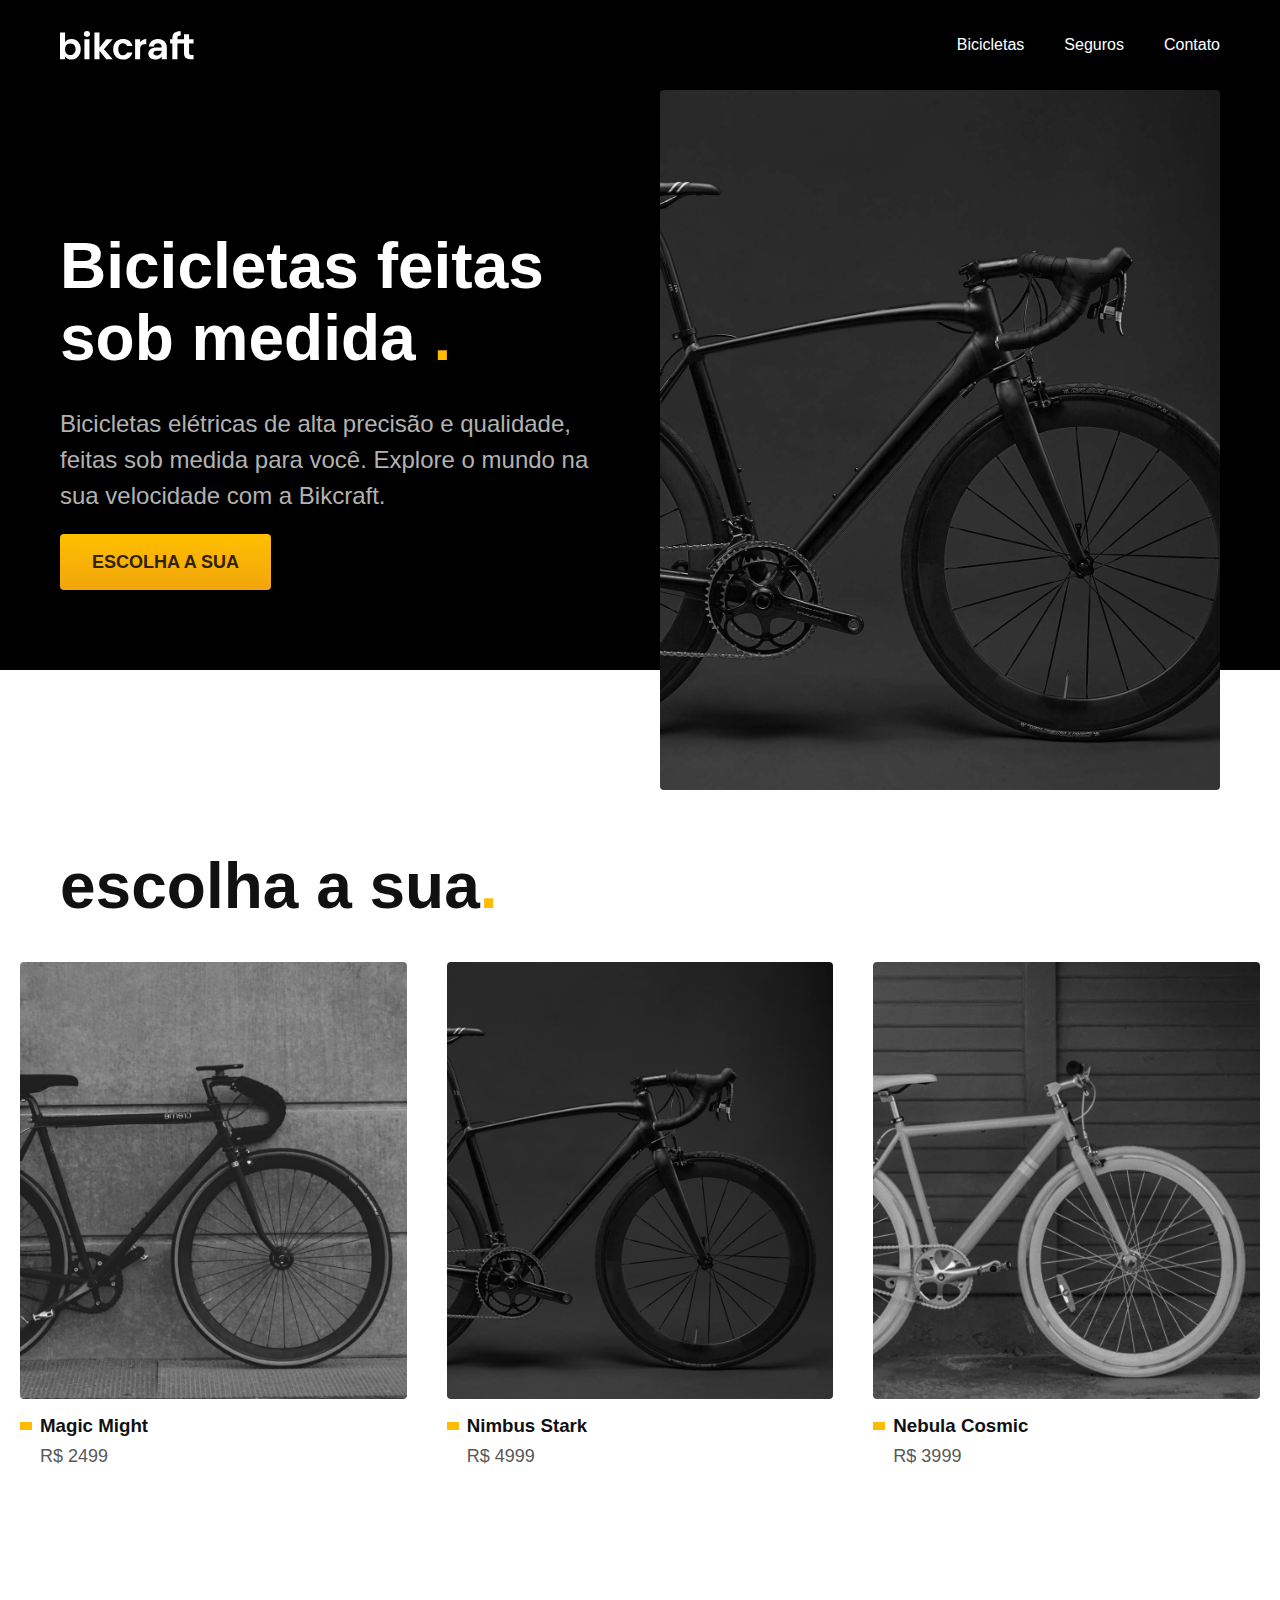
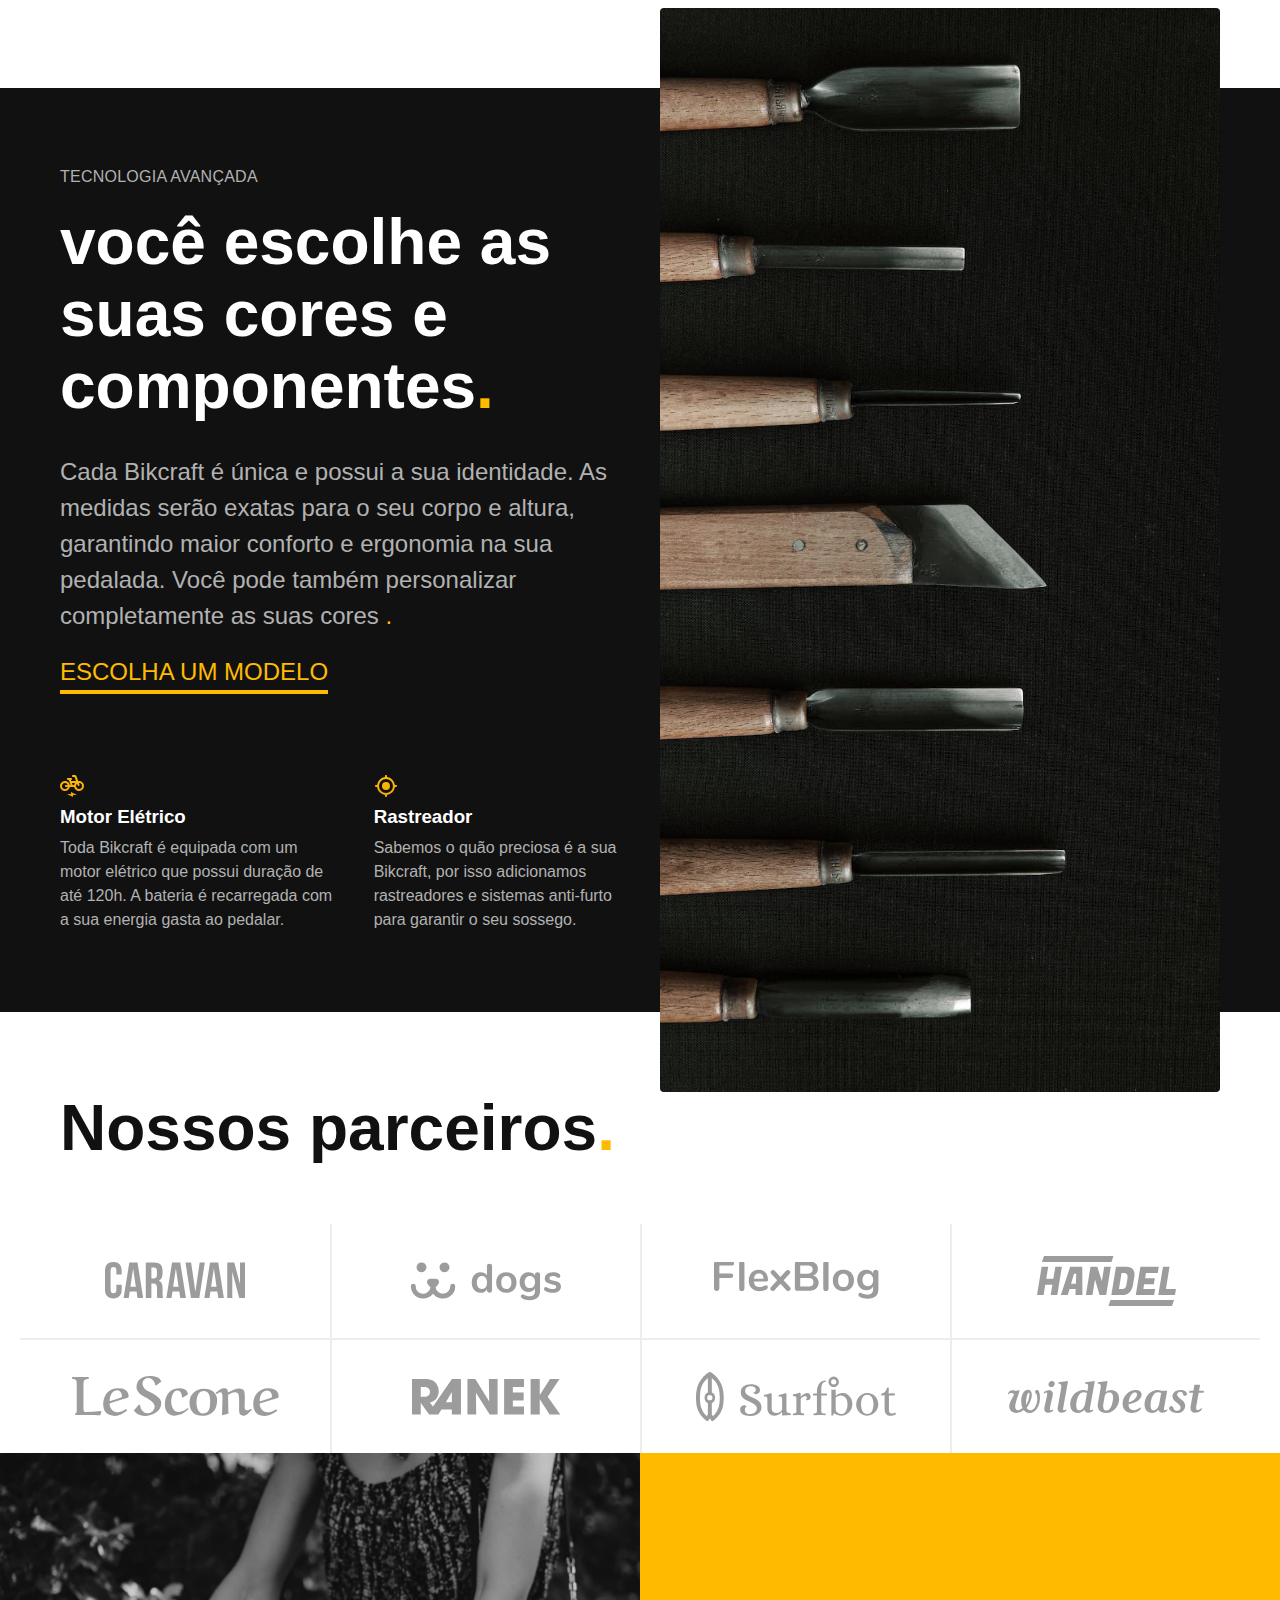
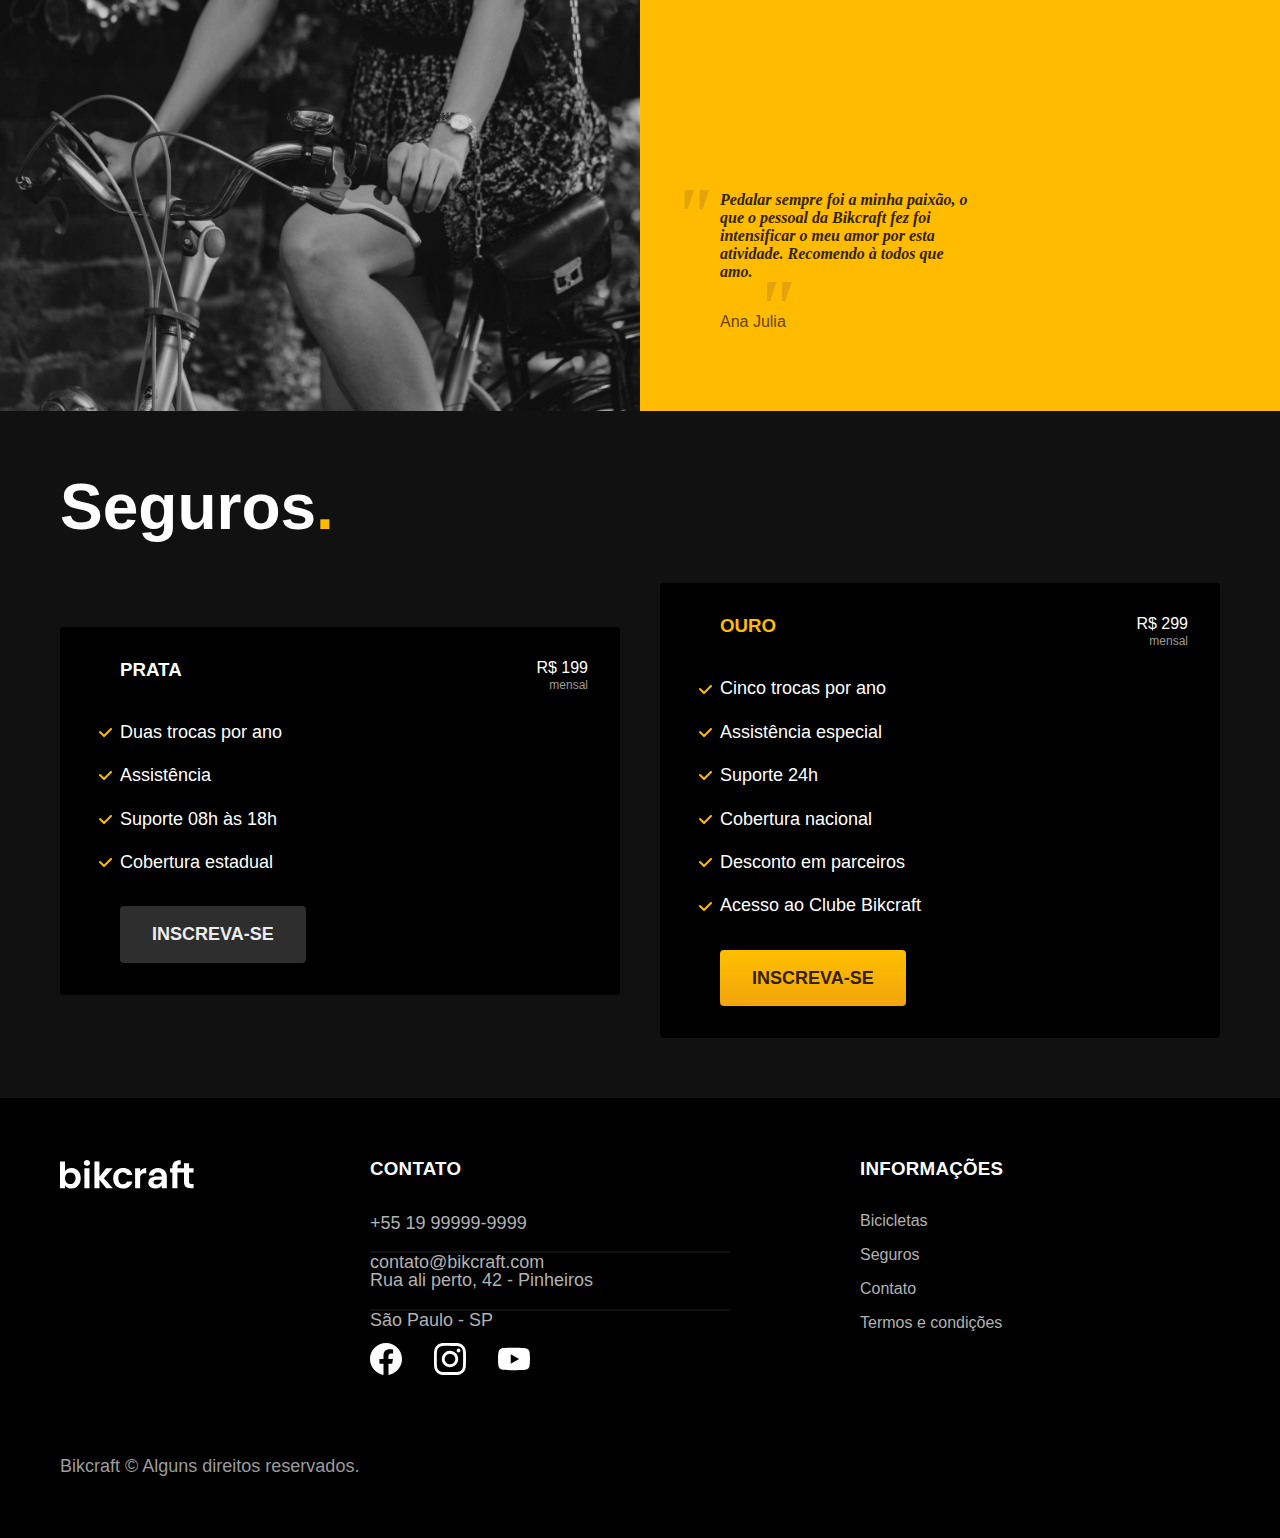
<file: index.html>
<!DOCTYPE html>
<html lang="pt-br">

<head>
  <meta charset="UTF-8">
  <meta name="viewport" content="width=device-width, initial-scale=1.0">
  <title>Bikcraft - Bicicletas Eletricas</title>
  <meta name="description" content="Bicicletas eletricas de alta precisão e qualidade, feitas sob medida para o cliente. Explore o mundo nas sua velocidade com a Bikcraft">
  <link rel="preload" href="./css/style.css" as="style">
  <link rel="stylesheet" href="./css/style.css">
  <link rel="preconnect" href="https://fonts.googleapis.com">
  <link rel="preconnect" href="https://fonts.gstatic.com" crossorigin>
  <link href="https: //fonts.googleapis.com/css2?family=Poppins:ital,wght@0,100;0,200;0,300;0,400;0,500;0,600;0,700;0,800;0,900;1,100;1,200;1,300;1,400;1,500;1,600;1,700; 1.800;1.900&family=Roboto:ital,wght@0.100;0.300;0.400;0.500;0.700;0.900;1.100;1.300;1.400;1.500;1.700;1.900&display=swap" rel="stylesheet">
</head>

<body>
  <header class="header-bg">
    <div class="header container">
      <a href="./"><img src="./img/bikcraft.svg" width="136" height="32" alt="Bikcraft"></a>
      <nav aria-label="primaria">
        <ul class="header-menu font-1-m">
          <li><a href="./bicicletas.html">Bicicletas</a></li>
          <li><a href="./seguros.html">Seguros</a></li>
          <li><a href="./contato.html">Contato</a></li>
        </ul>
      </nav>
    </div>
  </header>
  <main class="introducao-bg">
    <div class="introducao container">
      <div class="introducao-conteudo">
        <h1 class="font-1-xxl ">Bicicletas feitas sob medida <span>.</span></h1>
        <p class="font-2-l ">Bicicletas elétricas de alta precisão e qualidade, feitas sob medida para você. Explore o mundo na sua velocidade com a Bikcraft.</p>
        <a class="botao" href="./bicicletas.html">Escolha a sua</a>
      </div>
      <picture>
        <source media="(max-width: 800px)" srcset="./img/bicicletas/nimbus.jpg">
        <img src="./img/fotos/introducao.jpg" width="1280" height="1600" alt="Bicicleta Eletrica Preta">
      </picture>
    </div>
  </main>
  <article class="bicicletas-lista">
    <h2 class="container font-1-xxl">escolha a sua<span class="cor-p1">.</span></h2>
    <ul>
      <li>
        <a href="./bicicletas/magic.html">
          <img src="./img/bicicletas/magic-home.jpg" width="920" height="1040" alt="Bicicleta Preta">
          <h3 class="font-1-xl">Magic Might</h3>
          <span class="font-2-m cor-8">R$ 2499</span>
        </a>
      </li>
      <li>
        <a href="./bicicletas/nimbus.html">
          <img src="./img/bicicletas/nimbus-home.jpg" width="920" height="1040" alt="Bicicleta Preta">
          <h3 class="font-1-xl">Nimbus Stark</h3>
          <span class="font-2-m cor-8">R$ 4999</span>
        </a>
      </li>
      <li>
        <a href="./bicicletas/nebula.html">
          <img src="./img/bicicletas/nebula-home.jpg" width="920" height="1040" alt="Bicicleta Preta">
          <h3 class="font-1-xl">Nebula Cosmic</h3>
          <span class="font-2-m cor-8">R$ 3999</span>
        </a>
      </li>
    </ul>
  </article>
  <article class="tecnologia-bg">
    <div class="tecnologia container">
      <div class="tecnologia-conteudo">
        <span class="font-2-l-b cor-5">Tecnologia Avançada</span>
        <h2 class="font-1-xxl cor-0">você escolhe as suas cores e componentes<span class="cor-p1">.</span></h2>
        <p class="font-2-l cor-5">Cada Bikcraft é única e possui a sua identidade. As medidas serão exatas para o seu corpo e altura, garantindo maior conforto e ergonomia na sua pedalada. Você pode também personalizar completamente as suas cores <span class="cor-p1">.</span></p>
        <a class="link" href="./bicicletas.html">Escolha um modelo</a>
        <div class="tecnologia-vantagens">
          <div>
            <img src="./img/icones/eletrica.svg" width="24" height="24" alt="">
            <h3 class="font-1-m cor-0">Motor Elétrico</h3>
            <p class="font-2-s cor-5">Toda Bikcraft é equipada com um motor elétrico que possui duração de até 120h. A bateria é recarregada com a sua energia gasta ao pedalar.</p>
          </div>
          <div>
            <img src="./img/icones/rastreador.svg" width="24" height="24" alt="">
            <h3 class="font-1-m cor-0">Rastreador</h3>
            <p class="font-2-s cor-5">Sabemos o quão preciosa é a sua Bikcraft, por isso adicionamos rastreadores e sistemas anti-furto para garantir o seu sossego.</p>
          </div>
        </div>
      </div>
      <div class="tecnologia-imagem">
        <img src="./img/fotos/tecnologia.jpg" width="1200" height="1920" alt="">
      </div>
    </div>
  </article>
  <section class="parceiros" aria-label="Nossos parceiros">
    <h2 class="container font-1-xxl">Nossos parceiros<span class="cor-p1">.</span></h2>
    <ul>
      <li>
        <img src="./img/parceiros/caravan.svg" width="140" height="38" alt="caravan">
      </li>
      <li><img src="./img/parceiros/dogs.svg" width="152" height="39" alt="dogs"></li>
      <li><img src="./img/parceiros/flexblog.svg" width="165" height="38" alt="flexblog"></li>
      <li><img src="./img/parceiros/handel.svg" width="139" height="50" alt="handel"></li>
      <li><img src="./img/parceiros/lescone.svg" width="208" height="41" alt="Lescone"></li>
      <li><img src="./img/parceiros/ranek.svg" width="149" height="36" alt="ranek"></li>
      <li><img src="./img/parceiros/surfbot.svg" width="200" height="49" alt="surfbot"></li>
      <li><img src="./img/parceiros/wildbeast.svg" width="196" height="34" alt="wildbeast"></li>
    </ul>
  </section>
  <section class="depoimento" aria-label="depoimento">
    <div><img src="./img/fotos/depoimento.jpg" width="1560" height="1360" alt="pessoa pedalando uma bikcraft"></div>
    <div class="depoimento-conteudo">
      <blockquote class=" font-1-xl cor-p5">
        <p>Pedalar sempre foi a minha paixão, o que o pessoal da Bikcraft fez foi intensificar o meu amor por esta atividade. Recomendo à todos que amo.</p>
      </blockquote>
      <span class="font-1-m-b cor-p4">Ana Julia</span>
    </div>
  </section>
  <article class="seguros-bg">
    <div class="seguros container">
      <h2 class="font-1-xxl cor-0">Seguros<span class="cor-p1">.</span></h2>
      <div class="seguros-item">
        <h3 class="font-1-xl cor-0">PRATA</h3>
        <span class="font-1-xl cor-0">R$ 199<span class="font-1-xs cor-6">mensal</span></span>
        <ul class="font-2-m cor-0">
          <li>Duas trocas por ano</li>
          <li>Assistência</li>
          <li>Suporte 08h às 18h</li>
          <li>Cobertura estadual</li>
        </ul>
        <a class="botao secundario" href="./orcamento.html">Inscreva-se</a>
      </div>
      <div class="seguros-item">
        <h3 class="font-1-xl cor-p1">OURO</h3>
        <span class="font-1-xl cor-0">R$ 299<span class="font-1-xs cor-6">mensal</span></span>
        <ul class="font-2-m cor-0">
          <li>Cinco trocas por ano</li>
          <li>Assistência especial</li>
          <li>Suporte 24h</li>
          <li>Cobertura nacional</li>
          <li>Desconto em parceiros</li>
          <li>Acesso ao Clube Bikcraft</li>
        </ul>
        <a class="botao" href="./orcamento.html">Inscreva-se</a>
      </div>
    </div>
  </article>
  <footer class="footer-bg">
    <div class="footer container">
      <img src="./img/bikcraft.svg" width="136" height="32" alt="Bikcraft">
      <div class="footer-contato">
        <h3 class="font-2-l-b cor-0">Contato</h3>
        <ul class="font-2-m cor-5">
          <li><a href="tel:+5519999999999">+55 19 99999-9999</a></li>
          <li><a href="mailto:contato@bikcraft.com">contato@bikcraft.com</a></li>
          <li>Rua ali perto, 42 - Pinheiros</li>
          <li>São Paulo - SP</li>
        </ul>
        <div class="footer-redes">
          <a href="./">
            <img src="./img/redes/facebook.svg" width="32" height="32" alt="facebook">
          </a>
          <a href="./">
            <img src="./img/redes/instagram.svg" width="32" height="32" alt="instagram">
          </a>
          <a href="./">
            <img src="./img/redes/youtube.svg" width="32" height="32" alt="youtube">
          </a>
        </div>
      </div>
      <div class="footer-informacoes">
        <h3 class="font-2-l-b cor-0">Informações</h3>
        <nav>
          <ul class="font-1-m cor-5">
            <li><a href="./bicicletas.html">Bicicletas</a></li>
            <li><a href="./seguros.html">Seguros</a></li>
            <li><a href="./contato.html">Contato</a></li>
            <li><a href="./termos.html">Termos e condições</a></li>
          </ul>
        </nav>
      </div>
      <p class="footer-copy font-2-m cor-6">Bikcraft © Alguns direitos reservados.</p>
    </div>
  </footer>
</body>

</html>
</file>
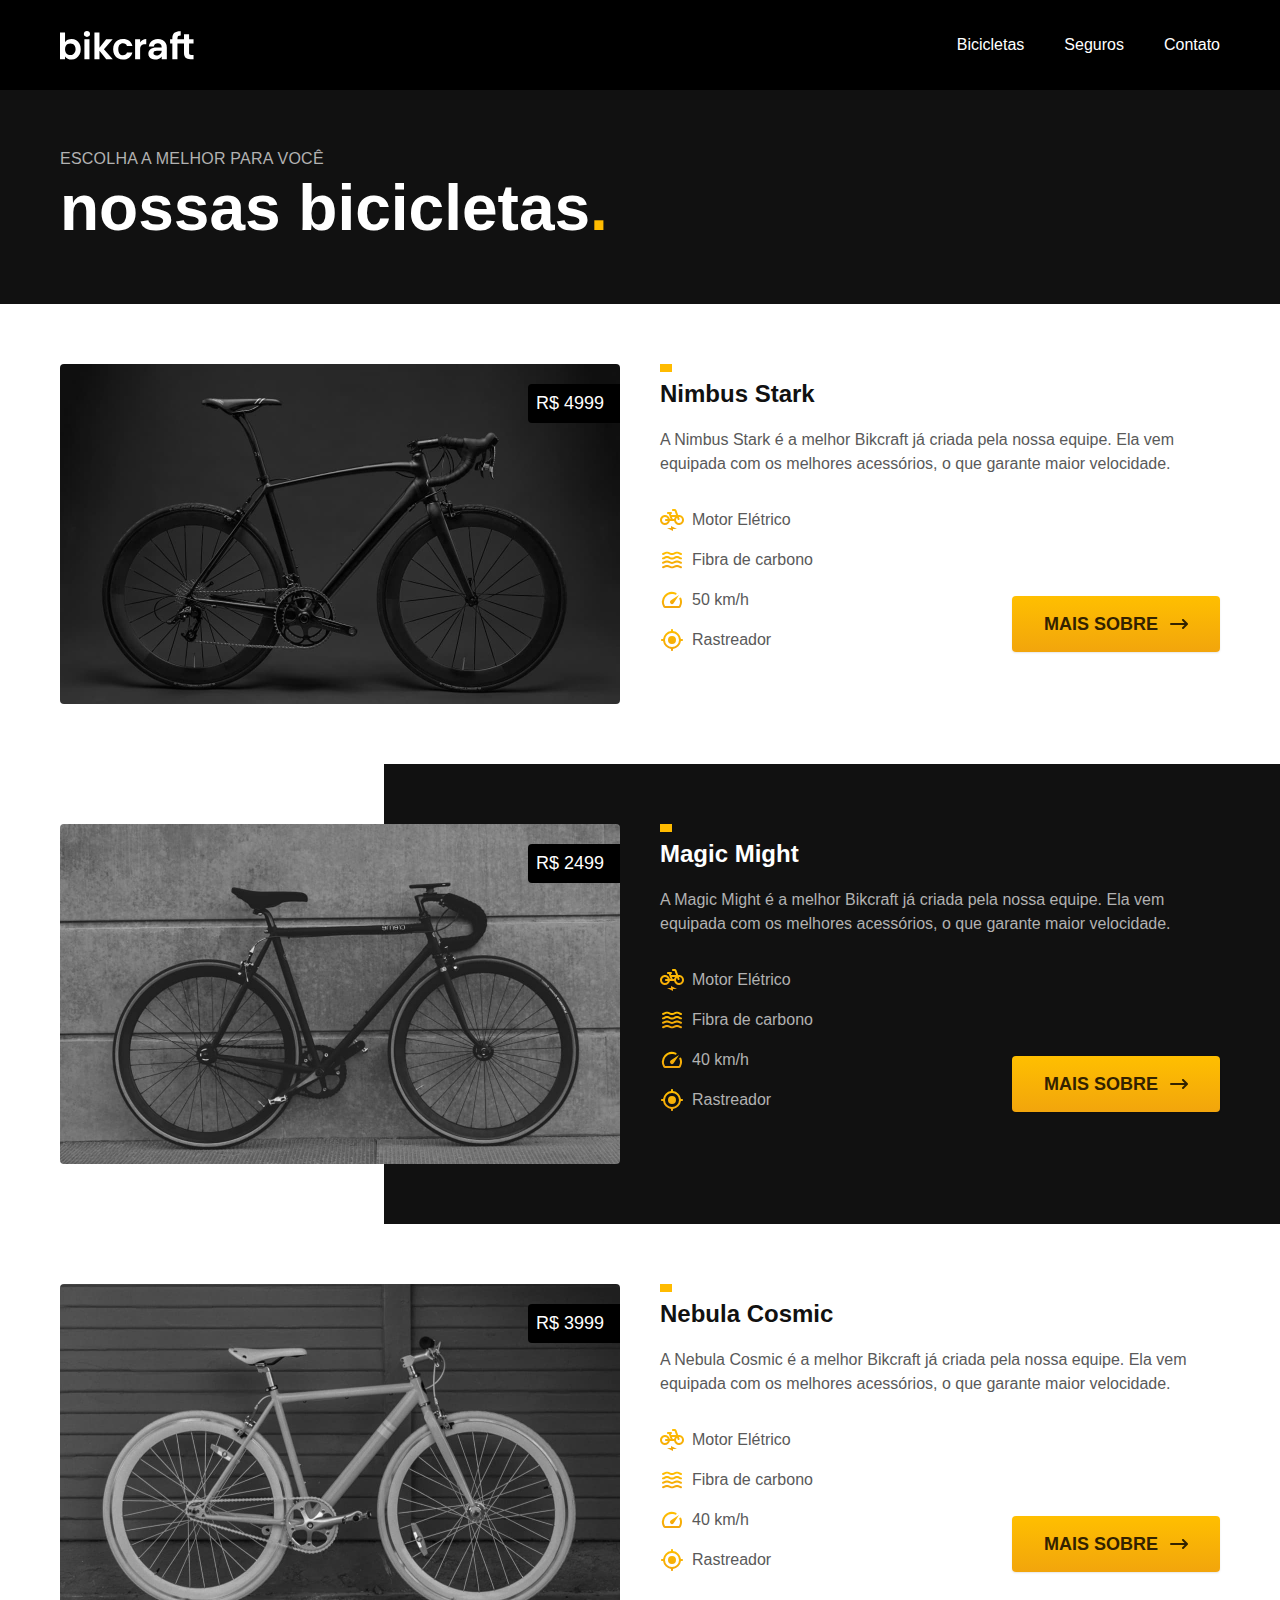
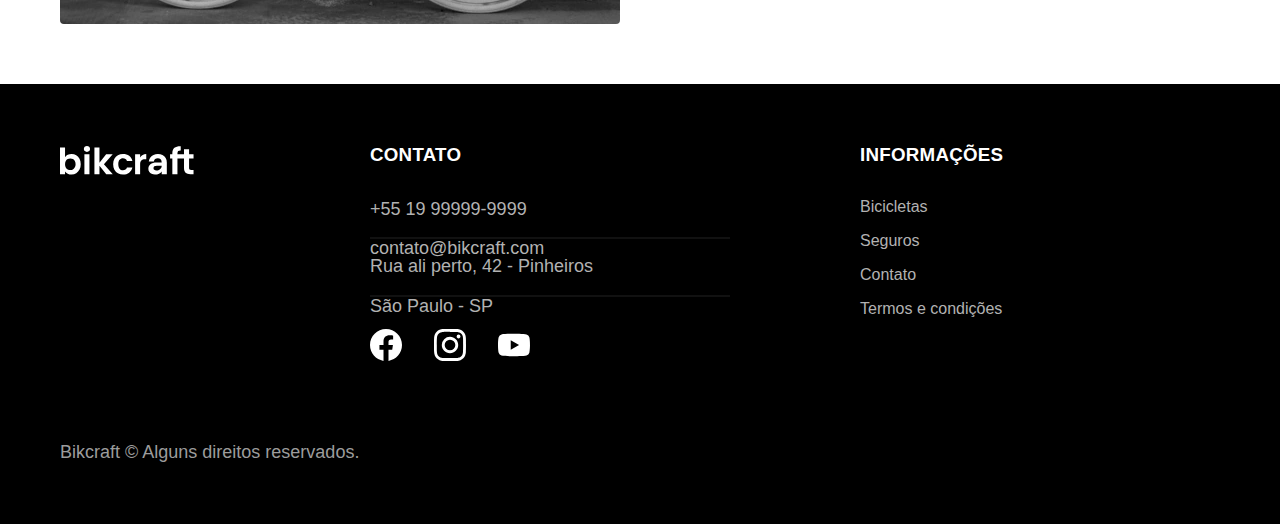
<file: bicicletas.html>
<!DOCTYPE html>
<html lang="pt-br">

<head>
  <meta charset="UTF-8">
  <meta name="viewport" content="width=device-width, initial-scale=1.0">
  <title>Bicicletas / Bikcraft</title>
  <meta name="description" content="Termos e condições.">
  <link rel="preload" href="./css/style.css" as="style">
  <link rel="stylesheet" href="./css/style.css">
  <link rel="preconnect" href="https://fonts.googleapis.com">
  <link rel="preconnect" href="https://fonts.gstatic.com" crossorigin>
  <link href="https: //fonts.googleapis.com/css2?family=Poppins:ital,wght@0,100;0,200;0,300;0,400;0,500;0,600;0,700;0,800;0,900;1,100;1,200;1,300;1,400;1,500;1,600;1,700; 1.800;1.900&family=Roboto:ital,wght@0.100;0.300;0.400;0.500;0.700;0.900;1.100;1.300;1.400;1.500;1.700;1.900&display=swap" rel="stylesheet">
</head>

<body id="bicicletas">
  <header class="header-bg">
    <div class="header container">
      <a href="./"><img src="./img/bikcraft.svg" width="136" height="32" alt="Bikcraft"></a>
      <nav aria-label="primaria">
        <ul class="header-menu font-1-m">
          <li><a href="./bicicletas.html">Bicicletas</a></li>
          <li><a href="./seguros.html">Seguros</a></li>
          <li><a href="./contato.html">Contato</a></li>
        </ul>
      </nav>
    </div>
  </header>
  <main>
    <div class="titulo-bg">
      <div class="titulo container">
        <p class="font-2-l-b cor-5">Escolha a melhor para você</p>
        <h1 class="font-1-xxl cor-0">nossas bicicletas<span class="cor-p1">.</span></h1>
      </div>
    </div>


    <div class="bicicletas container">
      <div class="bicicletas-imagem">
        <img src="./img/bicicletas/nimbus.jpg" width="1120" height="680" alt="Bicicleta preta">
        <span class="font-2-m cor-0">R$ 4999</span>
      </div>
      <div class="bicicletas-conteudo">
        <h2 class="font-1-xl">Nimbus Stark</h2>
        <p class="font-2-s cor-8">A Nimbus Stark é a melhor Bikcraft já criada pela nossa equipe. Ela vem equipada com os melhores acessórios, o que garante maior velocidade.</p>
        <ul class="font-1-m cor-8">
          <li><img src="./img/icones/eletrica.svg" width="32" height="32" alt="">Motor Elétrico</li>
          <li><img src="./img/icones/carbono.svg" width="32" height="32" alt="">Fibra de carbono</li>
          <li><img src="./img/icones/velocidade.svg" width="32" height="32" alt="">50 km/h</li>
          <li><img src="./img/icones/rastreador.svg" width="32" height="32" alt="">Rastreador</li>
        </ul>
        <a class="botao seta" href="./bicicletas/nimbus.html">Mais Sobre</a>
      </div>
    </div>
    <div class="bicicletas-bg">
      <div class="bicicletas container">
        <div class="bicicletas-imagem">
          <img src="./img/bicicletas/magic.jpg" width="1120" height="680" alt="Bicicleta preta">
          <span class="font-2-m cor-0">R$ 2499</span>
        </div>
        <div class="bicicletas-conteudo">
          <h2 class="font-1-xl cor-0">Magic Might</h2>
          <p class="font-2-s cor-5">A Magic Might é a melhor Bikcraft já criada pela nossa equipe. Ela vem equipada com os melhores acessórios, o que garante maior velocidade.</p>
          <ul class="font-1-m cor-5">
            <li><img src="./img/icones/eletrica.svg" width="32" height="32" alt="">Motor Elétrico</li>
            <li><img src="./img/icones/carbono.svg" width="32" height="32" alt="">Fibra de carbono</li>
            <li><img src="./img/icones/velocidade.svg" width="32" height="32" alt="">40 km/h</li>
            <li><img src="./img/icones/rastreador.svg" width="32" height="32" alt="">Rastreador</li>
          </ul>
          <a class="botao seta" href="./bicicletas/magic.html">Mais Sobre</a>
        </div>
      </div>
    </div>
    <div class="bicicletas container">
      <div class="bicicletas-imagem">
        <img src="./img/bicicletas/nebula.jpg" width="1120" height="680" alt="Bicicleta preta">
        <span class="font-2-m cor-0">R$ 3999</span>
      </div>
      <div class="bicicletas-conteudo">
        <h2 class="font-1-xl">Nebula Cosmic</h2>
        <p class="font-2-s cor-8">A Nebula Cosmic é a melhor Bikcraft já criada pela nossa equipe. Ela vem equipada com os melhores acessórios, o que garante maior velocidade.</p>
        <ul class="font-1-m cor-8">
          <li><img src="./img/icones/eletrica.svg" width="32" height="32" alt="">Motor Elétrico</li>
          <li><img src="./img/icones/carbono.svg" width="32" height="32" alt="">Fibra de carbono</li>
          <li><img src="./img/icones/velocidade.svg" width="32" height="32" alt="">40 km/h</li>
          <li><img src="./img/icones/rastreador.svg" width="32" height="32" alt="">Rastreador</li>
        </ul>
        <a class="botao seta" href="./bicicletas/nebula.html">Mais Sobre</a>
      </div>
    </div>
  </main>


  <footer class="footer-bg">
    <div class="footer container">
      <img src="./img/bikcraft.svg" width="136" height="32" alt="Bikcraft">
      <div class="footer-contato">
        <h3 class="font-2-l-b cor-0">Contato</h3>
        <ul class="font-2-m cor-5">
          <li><a href="tel:+5519999999999">+55 19 99999-9999</a></li>
          <li><a href="mailto:contato@bikcraft.com">contato@bikcraft.com</a></li>
          <li>Rua ali perto, 42 - Pinheiros</li>
          <li>São Paulo - SP</li>
        </ul>
        <div class="footer-redes">
          <a href="./">
            <img src="./img/redes/facebook.svg" width="32" height="32" alt="facebook">
          </a>
          <a href="./">
            <img src="./img/redes/instagram.svg" width="32" height="32" alt="instagram">
          </a>
          <a href="./">
            <img src="./img/redes/youtube.svg" width="32" height="32" alt="youtube">
          </a>
        </div>
      </div>
      <div class="footer-informacoes">
        <h3 class="font-2-l-b cor-0">Informações</h3>
        <nav>
          <ul class="font-1-m cor-5">
            <li><a href="./bicicletas.html">Bicicletas</a></li>
            <li><a href="./seguros.html">Seguros</a></li>
            <li><a href="./contato.html">Contato</a></li>
            <li><a href="./termos.html">Termos e condições</a></li>
          </ul>
        </nav>
      </div>
      <p class="footer-copy font-2-m cor-6">Bikcraft © Alguns direitos reservados.</p>
    </div>
  </footer>
</body>

</html>
</file>
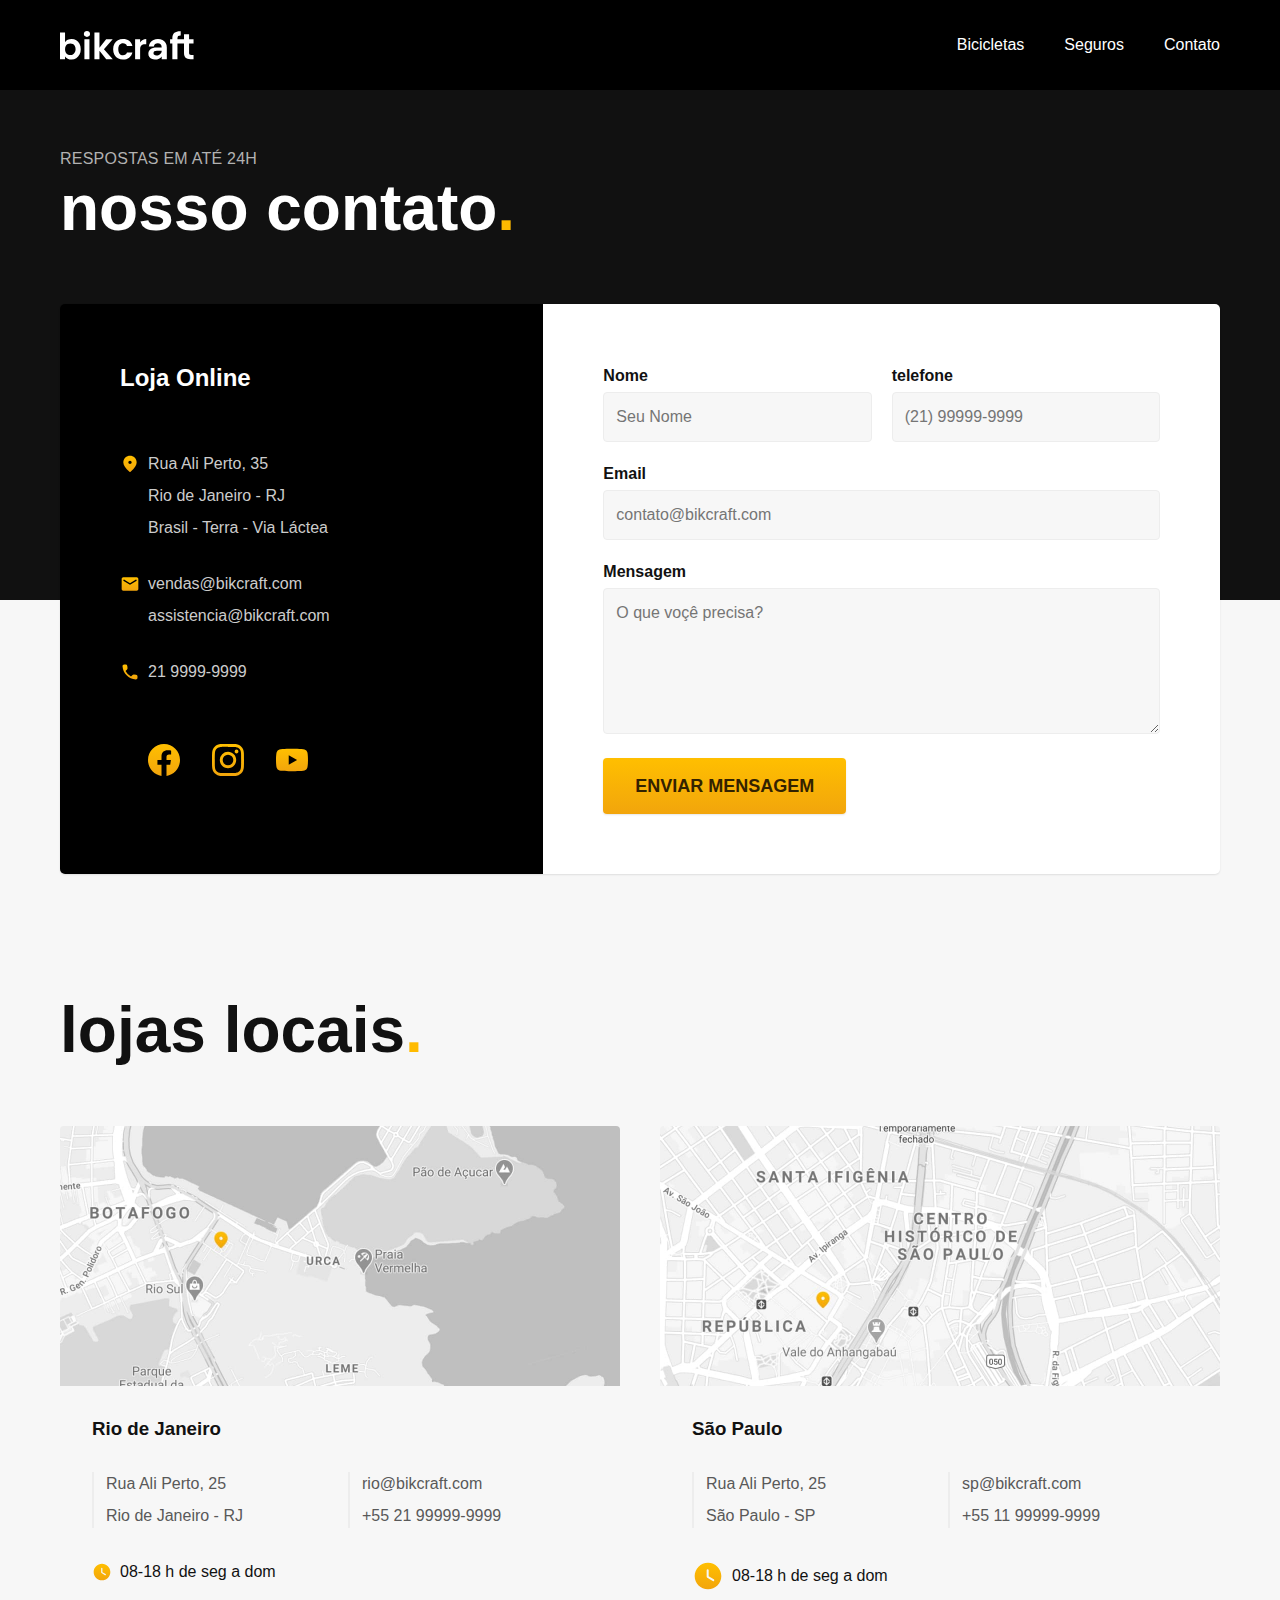
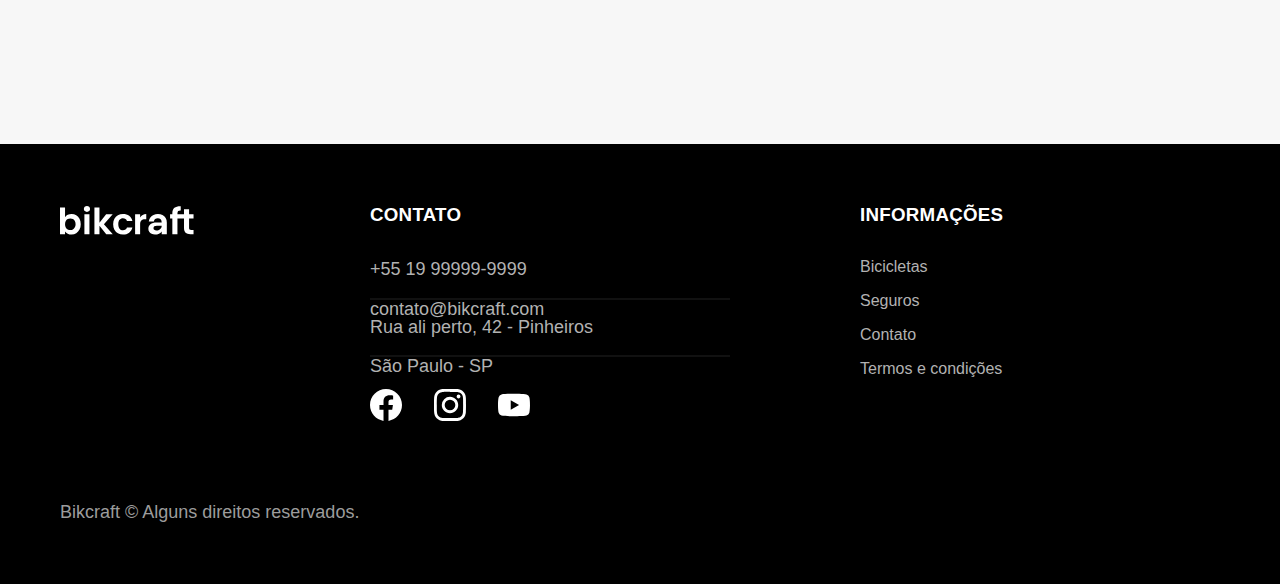
<file: contato.html>
<!DOCTYPE html>
<html lang="pt-br">

<head>
  <meta charset="UTF-8">
  <meta name="viewport" content="width=device-width, initial-scale=1.0">
  <title>Contatos / Bikcraft</title>
  <meta name="description" content="Termos e condições.">
  <link rel="preload" href="./css/style.css" as="style">
  <link rel="stylesheet" href="./css/style.css">
  <link rel="preconnect" href="https://fonts.googleapis.com">
  <link rel="preconnect" href="https://fonts.gstatic.com" crossorigin>
  <link href="https: //fonts.googleapis.com/css2?family=Poppins:ital,wght@0,100;0,200;0,300;0,400;0,500;0,600;0,700;0,800;0,900;1,100;1,200;1,300;1,400;1,500;1,600;1,700; 1.800;1.900&family=Roboto:ital,wght@0.100;0.300;0.400;0.500;0.700;0.900;1.100;1.300;1.400;1.500;1.700;1.900&display=swap" rel="stylesheet">
</head>

<body id="contato">
  <header class="header-bg">
    <div class="header container">
      <a href="./"><img src="./img/bikcraft.svg" width="136" height="32" alt="Bikcraft"></a>
      <nav aria-label="primaria">
        <ul class="header-menu font-1-m">
          <li><a href="./bicicletas.html">Bicicletas</a></li>
          <li><a href="./seguros.html">Seguros</a></li>
          <li><a href="./contato.html">Contato</a></li>
        </ul>
      </nav>
    </div>
  </header>
  <main>
    <div class="titulo-bg">
      <div class="titulo container">
        <p class="font-2-l-b cor-5">respostas em até 24h</p>
        <h1 class="font-1-xxl cor-0">nosso contato<span class="cor-p1">.</span></h1>
      </div>
    </div>

    <div class="contato container">
      <section class="contato-dados" aria-label="Endereço">
        <h2 class="font-1-m cor-0">Loja Online</h2>
        <div class="contato-endereco font-2-s cor-4">
          <p>Rua Ali Perto, 35</p>
          <p> Rio de Janeiro - RJ</p>
          <p>Brasil - Terra - Via Láctea</p>
        </div>
        <address class="contato-meios font-2-s cor-4">
          <a href="mailto:vendas@bikcraft.com">vendas@bikcraft.com</a>
          <a href="mailto:assistencia@bikcraft.com">assistencia@bikcraft.com</a>
          <a href="tel:+55 21 9999-9999">21 9999-9999</a>
        </address>
        <div class="contato-redes">
          <a href="./">
            <img src="./img/redes/facebook-p.svg" width="32" height="32" alt="facebook">
          </a>
          <a href="./">
            <img src="./img/redes/instagram-p.svg" width="32" height="32" alt="instagram">
          </a>
          <a href="./">
            <img src="./img/redes/youtube-p.svg" width="32" height="32" alt="youtube">
          </a>
        </div>
      </section>
      <section class="contato-formulario" aria-label="Formulario">
        <form class="form" action="./contato.html">
          <div>
            <label for="nome">Nome</label>
            <input type="text" id="nome" name="nome" placeholder="Seu Nome">
          </div>
          <div>
            <label for="telefone">telefone</label>
            <input type="text" id="telefone" name="nome" placeholder="(21) 99999-9999">
          </div>
          <div class="col-2">
            <label for="email">Email</label>
            <input type="email" id="email" name="nome" placeholder="contato@bikcraft.com">
          </div>
          <div class="col-2">
            <label for="mensagem">Mensagem</label>
            <textarea rows="5" id="mensagem" name="mensagem" placeholder="O que voçê precisa?"></textarea>
          </div>
          <button class="botao col-2">Enviar Mensagem</button>
        </form>
      </section>
    </div>

  </main>
  <section class="lojas container">
    <h2 class="font-1-xxl">lojas locais<span class="cor-p1">.</span></h2>
    <div class="lojas-iten">
      <img src="./img/lojas/rj.jpg" width="1120" height="520" alt="mapa marcando o endereço em rua ali perto, 25 - Rio de Janeiro - RJ">
      <div class="lojas-conteudo">
        <h3 class="font-1-xl">Rio de Janeiro</h3>
        <div class="lojas-dados font-2-s cor-8">
          <p>Rua Ali Perto, 25</p>
          <p>Rio de Janeiro - RJ</p>
        </div>
        <div class="lojas-dados font-2-s cor-8">
          <a href="mailto:rio@bikcraft.com">rio@bikcraft.com</a>
          <a href="tel:+5521999999999">+55 21 99999-9999</a>
        </div>
        <p class="lojas-tempo font-1-s"><img src="./img/icones/horario.svg" alt="">08-18 h de seg a dom</p>
      </div>
    </div>


    <div class="lojas-iten">
      <img src="./img/lojas/sp.jpg" width="1120" height="520" alt="mapa marcando o endereço em rua ali perto, 25 - São Paulo - SP">
      <div class="lojas-conteudo">
        <h3 class="font-1-xl">São Paulo</h3>
        <div class="lojas-dados font-2-s cor-8">
          <p>Rua Ali Perto, 25</p>
          <p>São Paulo - SP</p>
        </div>
        <div class="lojas-dados font-2-s cor-8">
          <a href="mailto:sp@bikcraft.com">sp@bikcraft.com</a>
          <a href="tel:+5511999999999">+55 11 99999-9999</a>
        </div>
        <p class="lojas-tempo font-1-s"><img src="./img/icones/horario.svg" width="32" height="32" alt="">08-18 h de seg a dom</p>
      </div>
    </div>

  </section>
  <footer class="footer-bg">
    <div class="footer container">
      <img src="./img/bikcraft.svg" width="136" height="32" alt="Bikcraft">
      <div class="footer-contato">
        <h3 class="font-2-l-b cor-0">Contato</h3>
        <ul class="font-2-m cor-5">
          <li><a href="tel:+5519999999999">+55 19 99999-9999</a></li>
          <li><a href="mailto:contato@bikcraft.com">contato@bikcraft.com</a></li>
          <li>Rua ali perto, 42 - Pinheiros</li>
          <li>São Paulo - SP</li>
        </ul>
        <div class="footer-redes">
          <a href="./">
            <img src="./img/redes/facebook.svg" width="32" height="32" alt="facebook">
          </a>
          <a href="./">
            <img src="./img/redes/instagram.svg" width="32" height="32" alt="instagram">
          </a>
          <a href="./">
            <img src="./img/redes/youtube.svg" width="32" height="32" alt="youtube">
          </a>
        </div>
      </div>
      <div class="footer-informacoes">
        <h3 class="font-2-l-b cor-0">Informações</h3>
        <nav>
          <ul class="font-1-m cor-5">
            <li><a href="./bicicletas.html">Bicicletas</a></li>
            <li><a href="./seguros.html">Seguros</a></li>
            <li><a href="./contato.html">Contato</a></li>
            <li><a href="./termos.html">Termos e condições</a></li>
          </ul>
        </nav>
      </div>
      <p class="footer-copy font-2-m cor-6">Bikcraft © Alguns direitos reservados.</p>
    </div>
  </footer>
</body>

</html>
</file>
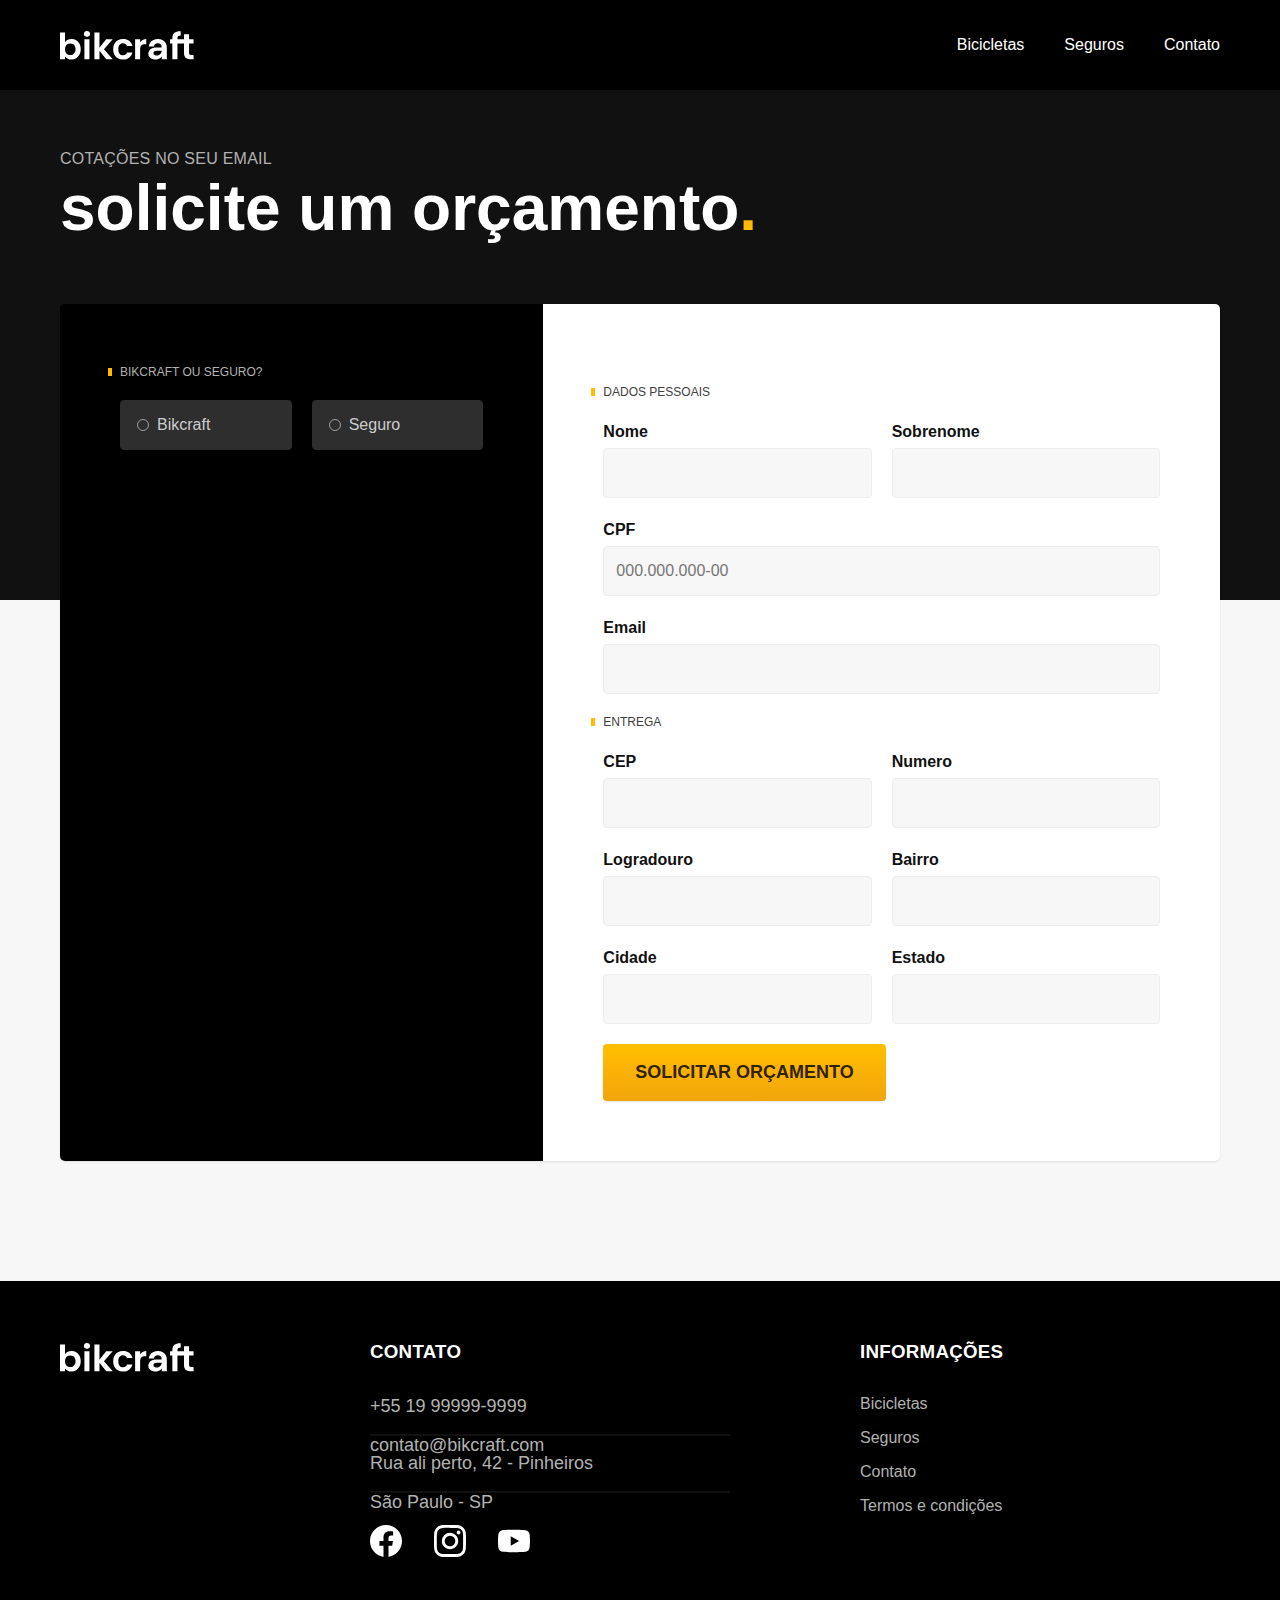
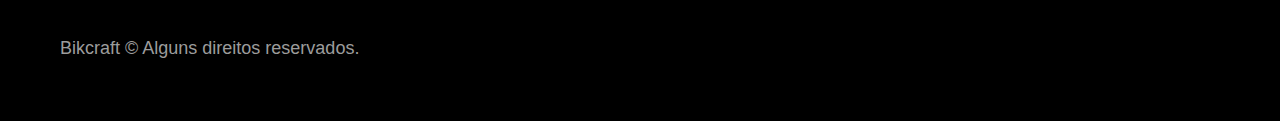
<file: orcamento.html>
<!DOCTYPE html>
<html lang="pt-br">

<head>
  <meta charset="UTF-8">
  <meta name="viewport" content="width=device-width, initial-scale=1.0">
  <title>Orçamentos / Bikcraft</title>
  <meta name="description" content="Termos e condições.">
  <link rel="preload" href="./css/style.css" as="style">
  <link rel="stylesheet" href="./css/style.css">
  <link rel="preconnect" href="https://fonts.googleapis.com">
  <link rel="preconnect" href="https://fonts.gstatic.com" crossorigin>
  <link href="https: //fonts.googleapis.com/css2?family=Poppins:ital,wght@0,100;0,200;0,300;0,400;0,500;0,600;0,700;0,800;0,900;1,100;1,200;1,300;1,400;1,500;1,600;1,700; 1.800;1.900&family=Roboto:ital,wght@0.100;0.300;0.400;0.500;0.700;0.900;1.100;1.300;1.400;1.500;1.700;1.900&display=swap" rel="stylesheet">
</head>

<body id="orcamento">
  <header class="header-bg">
    <div class="header container">
      <a href="./"><img src="./img/bikcraft.svg" width="136" height="32" alt="Bikcraft"></a>
      <nav aria-label="primaria">
        <ul class="header-menu font-1-m">
          <li><a href="./bicicletas.html">Bicicletas</a></li>
          <li><a href="./seguros.html">Seguros</a></li>
          <li><a href="./contato.html">Contato</a></li>
        </ul>
      </nav>
    </div>
  </header>
  <main>
    <div class="titulo-bg">
      <div class="titulo container">
        <p class="font-2-l-b cor-5">COTAÇÕES NO SEU EMAIL</p>
        <h1 class="font-1-xxl cor-0">solicite um orçamento<span class="cor-p1">.</span></h1>
      </div>
    </div>

    <form class="orcamento container" action="./">
      <div class="orcamento-produto">
        <h2 class="font-1-xs cor-5">bikcraft ou seguro?</h2>

        <input type="radio" name="tipo" value="bikcraft" id="bikcraft">
        <label for="bikcraft">Bikcraft</label>
        <input type="radio" name="tipo" value="seguro" id="seguro">
        <label for="seguro">Seguro</label>

        <div class="orcamento-conteudo" id="orcamento-bikcraft">
          <h2 class="font-1-xs cor-5">Escolha a sua</h2>
          <input type="radio" name="produto" value="nimbus" id="nimbus">
          <label for="nimbus">Nimbus Stark <span>R$ 4999</span></label>
          <div class="orcamento-detalhes">
            <ul class="font-1-xs cor-8">
              <li><img src="./img/icones/eletrica.svg" width="32" height="32" alt="">Motor Elétrico</li>
              <li><img src="./img/icones/carbono.svg" width="32" height="32" alt="">Fibra de Carbono</li>
              <li><img src="./img/icones/velocidade.svg" width="32" height="32" alt="">50 km/h</li>
              <li><img src="./img/icones/rastreador.svg" width="32" height="32" alt="">Rastreador</li>
            </ul>
            <img src="./img/bicicletas/nimbus.jpg" width="1120" height="680" alt="Bicicleta preta">
          </div>
          <input type="radio" name="produto" value="magic" id="magic">
          <label for="magic">Magic Might <span>R$ 2499</span></label>
          <div class="orcamento-detalhes">
            <ul class="font-1-xs cor-8">
              <li><img src="./img/icones/eletrica.svg" width="32" height="32" alt="">Motor Elétrico</li>
              <li><img src="./img/icones/carbono.svg" width="32" height="32" alt="">Fibra de Carbono</li>
              <li><img src="./img/icones/velocidade.svg" width="32" height="32" alt="">45 km/h</li>
              <li><img src="./img/icones/rastreador.svg" width="32" height="32" alt="">Rastreador</li>
            </ul>
            <img src="./img/bicicletas/magic.jpg" width="1120" height="680" alt="Bicicleta preta">
          </div>
          <input type="radio" name="produto" value="nebula" id="nebula">
          <label for="nebula">Nebula Cosmic <span>R$ 3999</span></label>
          <div class="orcamento-detalhes">
            <ul class="font-1-xs cor-8">
              <li><img src="./img/icones/eletrica.svg" width="32" height="32" alt="">Motor Elétrico</li>
              <li><img src="./img/icones/carbono.svg" width="32" height="32" alt="">Fibra de Carbono</li>
              <li><img src="./img/icones/velocidade.svg" width="32" height="32" alt="">40 km/h</li>
              <li><img src="./img/icones/rastreador.svg" width="32" height="32" alt="">Rastreador</li>
            </ul>
            <img src="./img/bicicletas/nebula.jpg" width="1120" height="680" alt="Bicicleta preta">
          </div>
        </div>
        <div class="orcamento-conteudo" id="orcamento-seguro">
          <h2 class="font-1-xs cor-5">Escolha o plano.</h2>
          <input type="radio" name="produto" value="prata" id="prata">
          <label for="prata">Prata <span>R$199</span></label>
          <input type="radio" name="produto" value="ouro" id="ouro">
          <label for="ouro">Ouro <span>R$299</span></label>
        </div>
      </div>
      <div class="orcamento-dados form">
        <h2 class="font-1-xs cor-9 col-2">dados pessoais</h2>
        <div>
          <label for="nome">Nome</label>
          <input type="text" name="nome" id="nome">
        </div>
        <div>
          <label for="sobrenome">Sobrenome</label>
          <input type="text" name="sobrenome" id="sobrenome">
        </div>
        <div class="col-2">
          <label for="cpf">CPF</label>
          <input type="text" name="cpf" id="cpf" placeholder="000.000.000-00">
        </div>
        <div class="col-2">
          <label for="email">Email</label>
          <input type="email" name="email" id="email">
        </div>
        <h2 class="font-1-xs cor-9 col-2">entrega</h2>
        <div>
          <label for="cep">CEP</label>
          <input type="text" name="cep" id="cep">
        </div>
        <div>
          <label for="numero">Numero</label>
          <input type="text" name="numero" id="numero">
        </div>
        <div>
          <label for="logradouro">Logradouro</label>
          <input type="text" name="logradouro" id="logradouro">
        </div>
        <div>
          <label for="bairro">Bairro</label>
          <input type="text" name="bairro" id="bairro">
        </div>
        <div>
          <label for="cidade">Cidade</label>
          <input type="text" name="cidade" id="cidade">
        </div>
        <div>
          <label for="estado">Estado</label>
          <input type="text" name="estado" id="estado">
        </div>
        <button class="botao col-2">Solicitar Orçamento</button>
      </div>
    </form>


  </main>
  <footer class="footer-bg">
    <div class="footer container">
      <img src="./img/bikcraft.svg" width="136" height="32" alt="Bikcraft">
      <div class="footer-contato">
        <h3 class="font-2-l-b cor-0">Contato</h3>
        <ul class="font-2-m cor-5">
          <li><a href="tel:+5519999999999">+55 19 99999-9999</a></li>
          <li><a href="mailto:contato@bikcraft.com">contato@bikcraft.com</a></li>
          <li>Rua ali perto, 42 - Pinheiros</li>
          <li>São Paulo - SP</li>
        </ul>
        <div class="footer-redes">
          <a href="./">
            <img src="./img/redes/facebook.svg" width="32" height="32" alt="facebook">
          </a>
          <a href="./">
            <img src="./img/redes/instagram.svg" width="32" height="32" alt="instagram">
          </a>
          <a href="./">
            <img src="./img/redes/youtube.svg" width="32" height="32" alt="youtube">
          </a>
        </div>
      </div>
      <div class="footer-informacoes">
        <h3 class="font-2-l-b cor-0">Informações</h3>
        <nav>
          <ul class="font-1-m cor-5">
            <li><a href="./bicicletas.html">Bicicletas</a></li>
            <li><a href="./seguros.html">Seguros</a></li>
            <li><a href="./contato.html">Contato</a></li>
            <li><a href="./termos.html">Termos e condições</a></li>
          </ul>
        </nav>
      </div>
      <p class="footer-copy font-2-m cor-6">Bikcraft © Alguns direitos reservados.</p>
    </div>
  </footer>
</body>

</html>
</file>
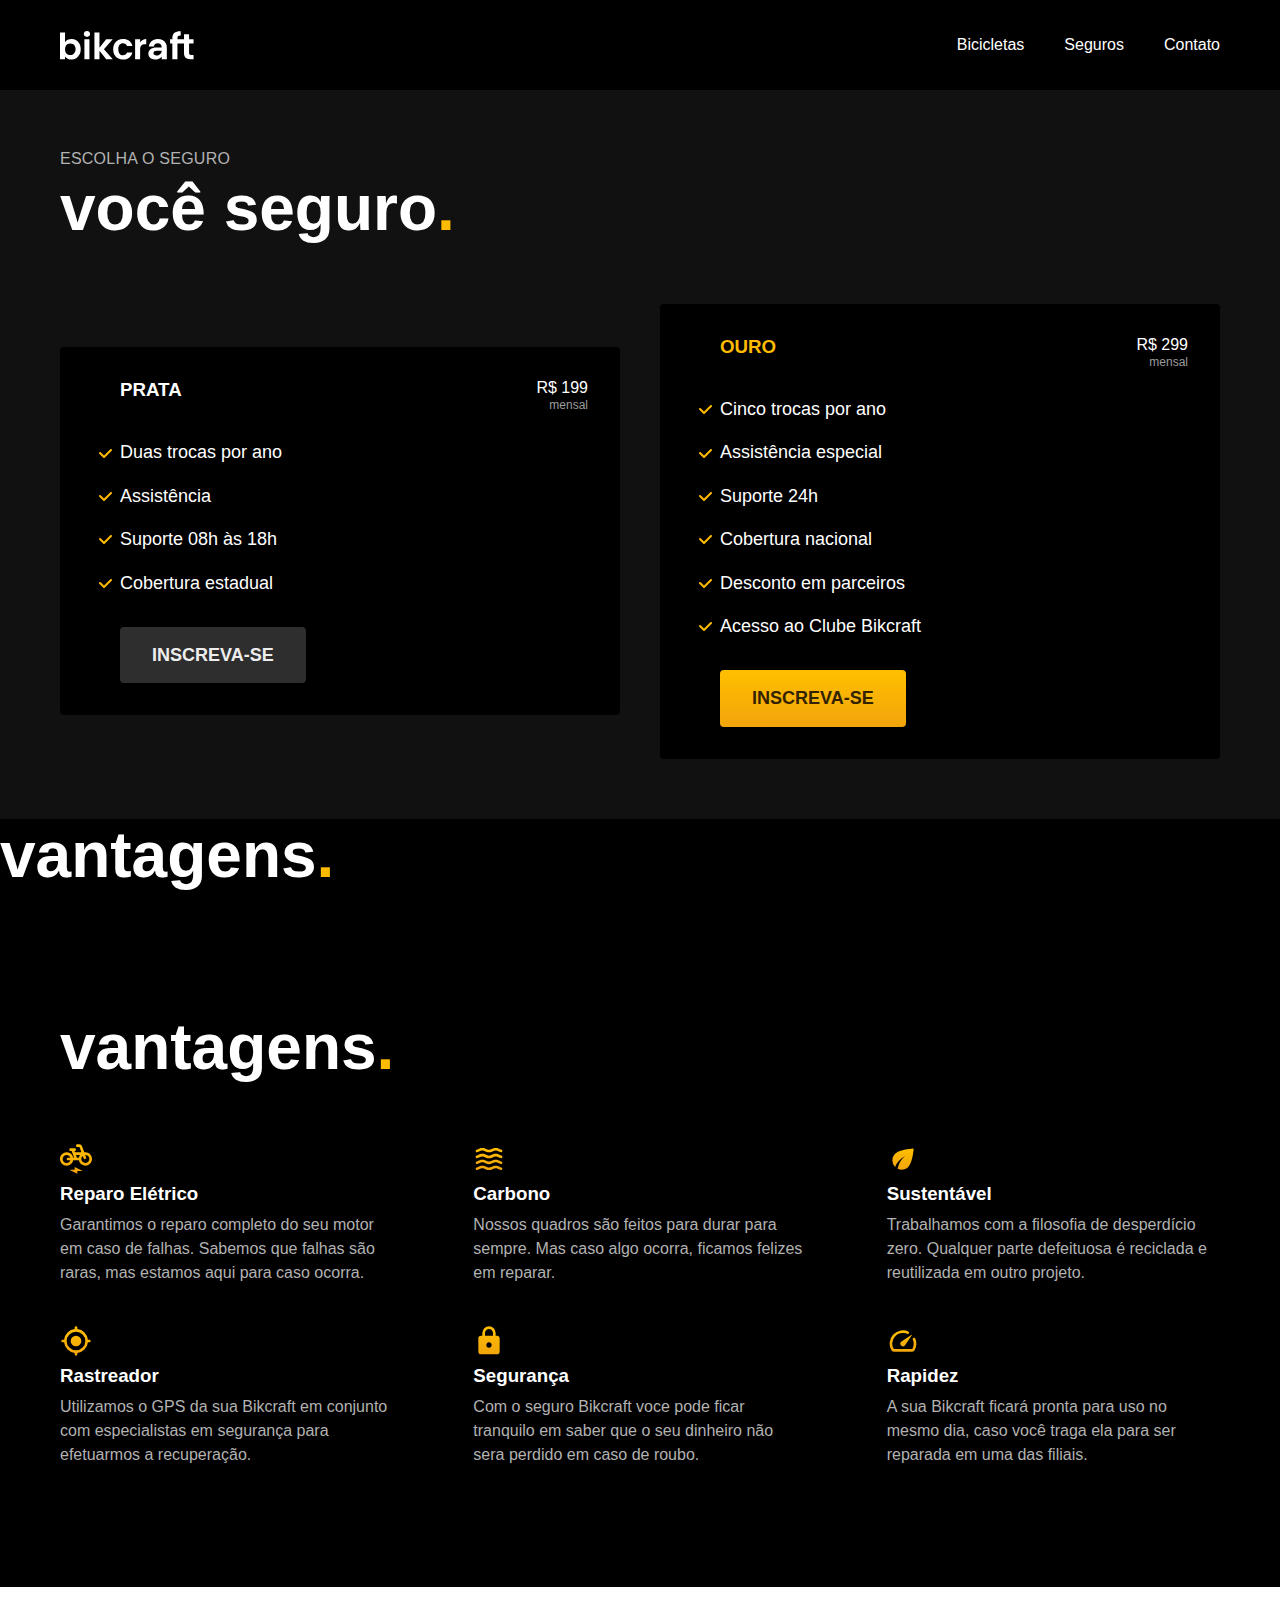
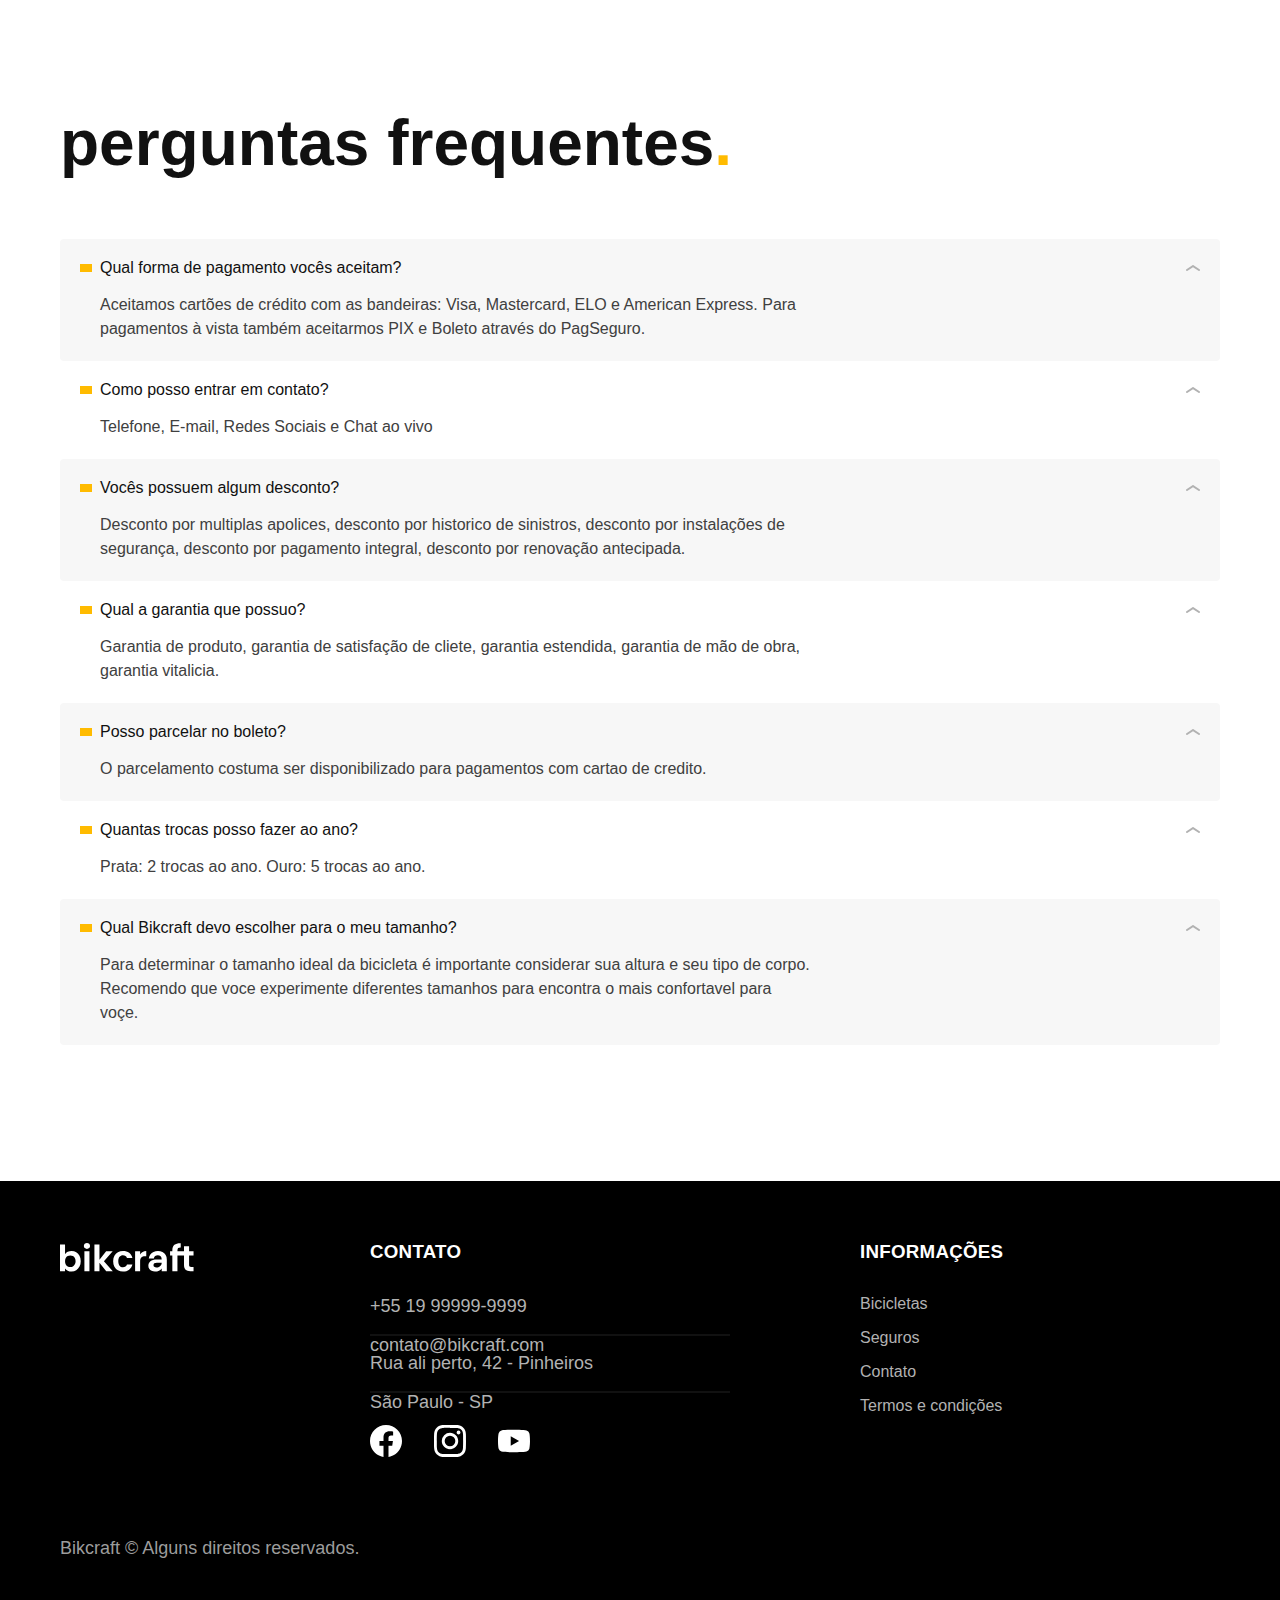
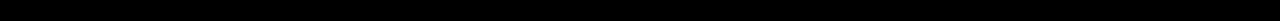
<file: seguros.html>
<!DOCTYPE html>
<html lang="pt-br">

<head>
  <meta charset="UTF-8">
  <meta name="viewport" content="width=device-width, initial-scale=1.0">
  <title>Seguros - Bikcraft</title>
  <meta name="description" content="Bicicletas eletricas de alta precisão e qualidade, feitas sob medida para o cliente. Explore o mundo nas sua velocidade com a Bikcraft">
  <link rel="preload" href="./css/style.css" as="style">
  <link rel="stylesheet" href="./css/style.css">
  <link rel="preconnect" href="https://fonts.googleapis.com">
  <link rel="preconnect" href="https://fonts.gstatic.com" crossorigin>
  <link href="https: //fonts.googleapis.com/css2?family=Poppins:ital,wght@0,100;0,200;0,300;0,400;0,500;0,600;0,700;0,800;0,900;1,100;1,200;1,300;1,400;1,500;1,600;1,700; 1.800;1.900&family=Roboto:ital,wght@0.100;0.300;0.400;0.500;0.700;0.900;1.100;1.300;1.400;1.500;1.700;1.900&display=swap" rel="stylesheet">
</head>

<body id="seguros">
  <header class="header-bg">
    <div class="header container">
      <a href="./"><img src="./img/bikcraft.svg" alt="Bikcraft"></a>
      <nav aria-label="primaria">
        <ul class="header-menu font-1-m">
          <li><a href="./bicicletas.html">Bicicletas</a></li>
          <li><a href="./seguros.html">Seguros</a></li>
          <li><a href="./contato.html">Contato</a></li>
        </ul>
      </nav>
    </div>
  </header>
  <main class="seguros-bg">
    <div class="titulo-bg">
      <div class="titulo container">
        <p class="font-2-l-b cor-5">Escolha o seguro</p>
        <h1 class="font-1-xxl cor-0">você seguro<span class="cor-p1">.</span></h1>
      </div>
    </div>

    <div class="seguros container">
      <div class="seguros-item">
        <h3 class="font-1-xl cor-0">PRATA</h3>
        <span class="font-1-xl cor-0">R$ 199<span class="font-1-xs cor-6">mensal</span></span>
        <ul class="font-2-m cor-0">
          <li>Duas trocas por ano</li>
          <li>Assistência</li>
          <li>Suporte 08h às 18h</li>
          <li>Cobertura estadual</li>
        </ul>
        <a class="botao secundario" href="./orcamento.html">Inscreva-se</a>
      </div>
      <div class="seguros-item">
        <h3 class="font-1-xl cor-p1">OURO</h3>
        <span class="font-1-xl cor-0">R$ 299<span class="font-1-xs cor-6">mensal</span></span>
        <ul class="font-2-m cor-0">
          <li>Cinco trocas por ano</li>
          <li>Assistência especial</li>
          <li>Suporte 24h</li>
          <li>Cobertura nacional</li>
          <li>Desconto em parceiros</li>
          <li>Acesso ao Clube Bikcraft</li>
        </ul>
        <a class="botao" href="./orcamento.html">Inscreva-se</a>
      </div>
    </div>

  </main>
  <article class="vantagens-bg">
    <h2 class="font-1-xxl cor-0">vantagens<span class="cor-p1">.</span></h2>
    <div class="vantagens container">
      <h2 class="font-1-xxl cor-0">vantagens<span class="cor-p1">.</span></h2>
      <ul>
        <li>
          <img src="./img/icones/eletrica.svg" width="32" height="32" alt="">
          <h3 class="font-1-l cor-0">Reparo Elétrico</h3>
          <p class="font-2-s cor-5">Garantimos o reparo completo do seu motor em caso de falhas. Sabemos que falhas são raras, mas estamos aqui para caso ocorra.</p>
        </li>
        <li>
          <img src="./img/icones/carbono.svg" width="32" height="32" alt="">
          <h3 class="font-1-l cor-0">Carbono</h3>
          <p class="font-2-s cor-5">Nossos quadros são feitos para durar para sempre. Mas caso algo ocorra, ficamos felizes em reparar.</p>
        </li>
        <li>
          <img src="./img/icones/sustentavel.svg" width="32" height="32" alt="">
          <h3 class="font-1-l cor-0">Sustentável</h3>
          <p class="font-2-s cor-5">Trabalhamos com a filosofia de desperdício zero. Qualquer parte defeituosa é reciclada e reutilizada em outro projeto.</p>
        </li>
        <li>
          <img src="./img/icones/rastreador.svg" width="32" height="32" alt="">
          <h3 class="font-1-l cor-0">Rastreador</h3>
          <p class="font-2-s cor-5">Utilizamos o GPS da sua Bikcraft em conjunto com especialistas em segurança para efetuarmos a recuperação.</p>
        </li>
        <li>
          <img src="./img/icones/seguro.svg" width="32" height="32" alt="">
          <h3 class="font-1-l cor-0">Segurança</h3>
          <p class="font-2-s cor-5">Com o seguro Bikcraft voce pode ficar tranquilo em saber que o seu dinheiro não sera perdido em caso de roubo.</p>
        </li>
        <li>
          <img src="./img/icones/velocidade.svg" width="32" height="32" alt="">
          <h3 class="font-1-l cor-0">Rapidez</h3>
          <p class="font-2-s cor-5">A sua Bikcraft ficará pronta para uso no mesmo dia, caso você traga ela para ser reparada em uma das filiais.</p>
        </li>
      </ul>
    </div>
  </article>
  <article class="perguntas container">
    <h2 class="font-1-xxl">perguntas frequentes<span class="cor-p1">.</span></h2>
    <dl>
      <div>
        <dt class="font-1-m-b">Qual forma de pagamento vocês aceitam?</dt>
        <dd class="font-2-s cor-9">Aceitamos cartões de crédito com as bandeiras: Visa, Mastercard, ELO e American Express. Para pagamentos à vista também aceitarmos PIX e Boleto através do PagSeguro.</dd>
      </div>
      <div>
        <dt class="font-1-m-b">Como posso entrar em contato?</dt>
        <dd class="font-2-s cor-9">Telefone, E-mail, Redes Sociais e Chat ao vivo</dd>
      </div>
      <div>
        <dt class="font-1-m-b">Vocês possuem algum desconto?
        </dt>
        <dd class="font-2-s cor-9">Desconto por multiplas apolices, desconto por historico de sinistros, desconto por instalações de segurança, desconto por pagamento integral, desconto por renovação antecipada.</dd>
      </div>
      <div>
        <dt class="font-1-m-b">Qual a garantia que possuo?</dt>
        <dd class="font-2-s cor-9">Garantia de produto, garantia de satisfação de cliete, garantia estendida, garantia de mão de obra, garantia vitalicia.</dd>
      </div>
      <div>
        <dt class="font-1-m-b">Posso parcelar no boleto?</dt>
        <dd class="font-2-s cor-9">O parcelamento costuma ser disponibilizado para pagamentos com cartao de credito.</dd>
      </div>
      <div>
        <dt class="font-1-m-b">Quantas trocas posso fazer ao ano?</dt>
        <dd class="font-2-s cor-9">Prata: 2 trocas ao ano. Ouro: 5 trocas ao ano.</dd>
      </div>
      <div>
        <dt class="font-1-m-b">Qual Bikcraft devo escolher para o meu tamanho?</dt>
        <dd class="font-2-s cor-9">Para determinar o tamanho ideal da bicicleta é importante considerar sua altura e seu tipo de corpo. Recomendo que voce experimente diferentes tamanhos para encontra o mais confortavel para voçe.</dd>
      </div>
    </dl>
  </article>
  <footer class="footer-bg">
    <div class="footer container">
      <img src="./img/bikcraft.svg" width="136" height="32" alt="Bikcraft">
      <div class="footer-contato">
        <h3 class="font-2-l-b cor-0">Contato</h3>
        <ul class="font-2-m cor-5">
          <li><a href="tel:+5519999999999">+55 19 99999-9999</a></li>
          <li><a href="mailto:contato@bikcraft.com">contato@bikcraft.com</a></li>
          <li>Rua ali perto, 42 - Pinheiros</li>
          <li>São Paulo - SP</li>
        </ul>
        <div class="footer-redes">
          <a href="./">
            <img src="./img/redes/facebook.svg" width="32" height="32" alt="facebook">
          </a>
          <a href="./">
            <img src="./img/redes/instagram.svg" width="32" height="32" alt="instagram">
          </a>
          <a href="./">
            <img src="./img/redes/youtube.svg" width="32" height="32" alt="youtube">
          </a>
        </div>
      </div>
      <div class="footer-informacoes">
        <h3 class="font-2-l-b cor-0">Informações</h3>
        <nav>
          <ul class="font-1-m cor-5">
            <li><a href="./bicicletas.html">Bicicletas</a></li>
            <li><a href="./seguros.html">Seguros</a></li>
            <li><a href="./contato.html">Contato</a></li>
            <li><a href="./termos.html">Termos e condições</a></li>
          </ul>
        </nav>
      </div>
      <p class="footer-copy font-2-m cor-6">Bikcraft © Alguns direitos reservados.</p>
    </div>
  </footer>
</body>

</html>
</file>
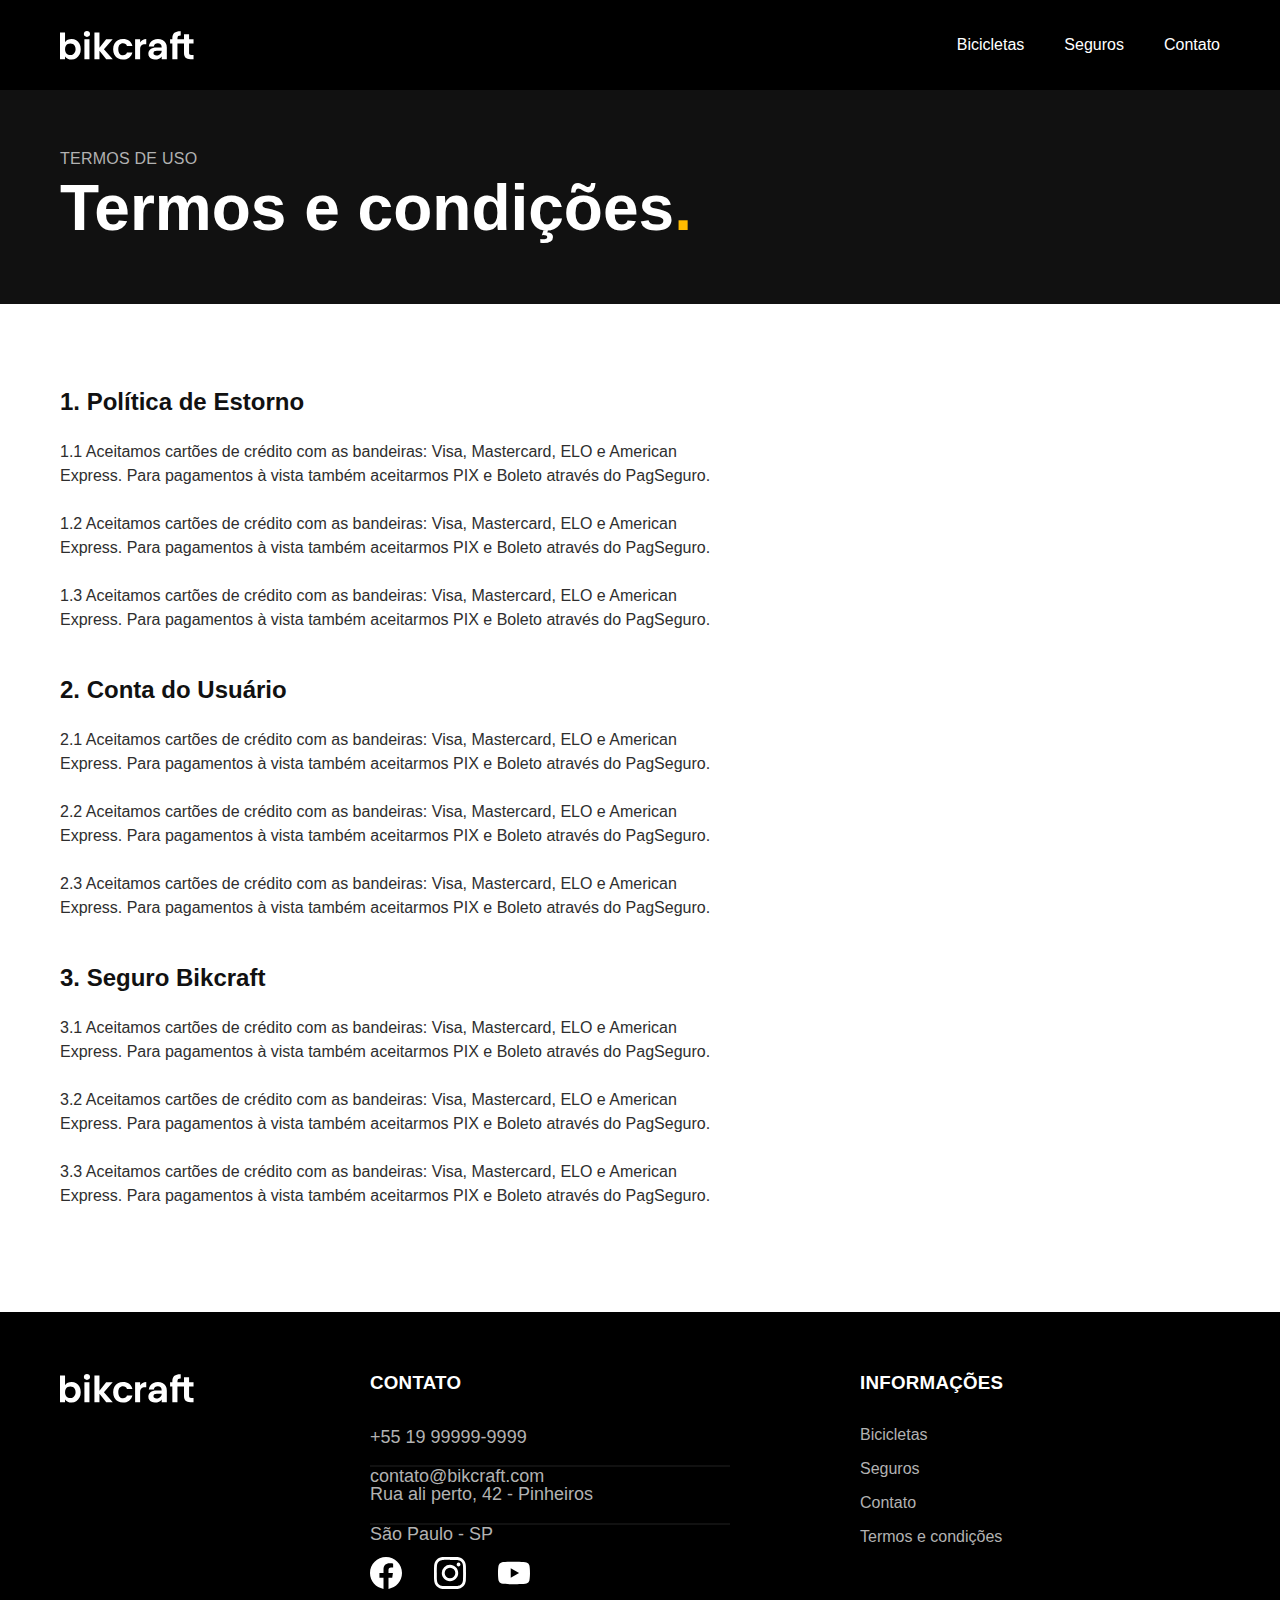
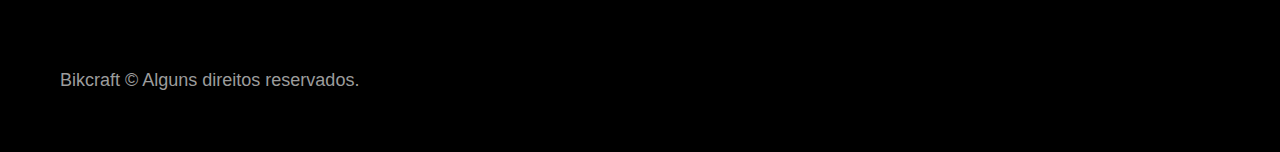
<file: termos.html>
<!DOCTYPE html>
<html lang="pt-br">

<head>
  <meta charset="UTF-8">
  <meta name="viewport" content="width=device-width, initial-scale=1.0">
  <title>Termos e condições / Bikcraft</title>
  <meta name="description" content="Termos e condições.">
  <link rel="preload" href="./css/style.css" as="style">
  <link rel="stylesheet" href="./css/style.css">
  <link rel="preconnect" href="https://fonts.googleapis.com">
  <link rel="preconnect" href="https://fonts.gstatic.com" crossorigin>
  <link href="https: //fonts.googleapis.com/css2?family=Poppins:ital,wght@0,100;0,200;0,300;0,400;0,500;0,600;0,700;0,800;0,900;1,100;1,200;1,300;1,400;1,500;1,600;1,700; 1.800;1.900&family=Roboto:ital,wght@0.100;0.300;0.400;0.500;0.700;0.900;1.100;1.300;1.400;1.500;1.700;1.900&display=swap" rel="stylesheet">
</head>

<body id="termos">
  <header class="header-bg">
    <div class="header container">
      <a href="./"><img src="./img/bikcraft.svg" width="136" height="32" alt="Bikcraft"></a>
      <nav aria-label="primaria">
        <ul class="header-menu font-1-m">
          <li><a href="./bicicletas.html">Bicicletas</a></li>
          <li><a href="./seguros.html">Seguros</a></li>
          <li><a href="./contato.html">Contato</a></li>
        </ul>
      </nav>
    </div>
  </header>
  <main>
    <div class="titulo-bg">
      <div class="titulo container">
        <p class="font-2-l-b cor-5">Termos de uso</p>
        <h1 class="font-1-xxl cor-0">Termos e condições<span class="cor-p1">.</span></h1>
      </div>
    </div>
    <div class="termos font-2-s cor-10 container">
      <h2 class="font-1-l cor-11">1. Política de Estorno</h2>
      <p>1.1 Aceitamos cartões de crédito com as bandeiras: Visa, Mastercard, ELO e American Express. Para pagamentos à vista também aceitarmos PIX e Boleto através do PagSeguro.</p>
      <p>1.2 Aceitamos cartões de crédito com as bandeiras: Visa, Mastercard, ELO e American Express. Para pagamentos à vista também aceitarmos PIX e Boleto através do PagSeguro.</p>
      <p>1.3 Aceitamos cartões de crédito com as bandeiras: Visa, Mastercard, ELO e American Express. Para pagamentos à vista também aceitarmos PIX e Boleto através do PagSeguro.</p>
      <h2 class="font-1-l cor-11">2. Conta do Usuário</h2>
      <p>2.1 Aceitamos cartões de crédito com as bandeiras: Visa, Mastercard, ELO e American Express. Para pagamentos à vista também aceitarmos PIX e Boleto através do PagSeguro.</p>

      <p>2.2 Aceitamos cartões de crédito com as bandeiras: Visa, Mastercard, ELO e American Express. Para pagamentos à vista também aceitarmos PIX e Boleto através do PagSeguro.</p>

      <p>2.3 Aceitamos cartões de crédito com as bandeiras: Visa, Mastercard, ELO e American Express. Para pagamentos à vista também aceitarmos PIX e Boleto através do PagSeguro.</p>
      <h2 class="font-1-l cor-11">3. Seguro Bikcraft</h2>
      <p> 3.1 Aceitamos cartões de crédito com as bandeiras: Visa, Mastercard, ELO e American Express. Para pagamentos à vista também aceitarmos PIX e Boleto através do PagSeguro.</p>

      <p>3.2 Aceitamos cartões de crédito com as bandeiras: Visa, Mastercard, ELO e American Express. Para pagamentos à vista também aceitarmos PIX e Boleto através do PagSeguro.</p>

      <p>3.3 Aceitamos cartões de crédito com as bandeiras: Visa, Mastercard, ELO e American Express. Para pagamentos à vista também aceitarmos PIX e Boleto através do PagSeguro.</p>
    </div>
  </main>
  <footer class="footer-bg">
    <div class="footer container">
      <img src="./img/bikcraft.svg" width="136" height="32" alt="Bikcraft">
      <div class="footer-contato">
        <h3 class="font-2-l-b cor-0">Contato</h3>
        <ul class="font-2-m cor-5">
          <li><a href="tel:+5519999999999">+55 19 99999-9999</a></li>
          <li><a href="mailto:contato@bikcraft.com">contato@bikcraft.com</a></li>
          <li>Rua ali perto, 42 - Pinheiros</li>
          <li>São Paulo - SP</li>
        </ul>
        <div class="footer-redes">
          <a href="./">
            <img src="./img/redes/facebook.svg" width="32" height="32" alt="facebook">
          </a>
          <a href="./">
            <img src="./img/redes/instagram.svg" width="32" height="32" alt="instagram">
          </a>
          <a href="./">
            <img src="./img/redes/youtube.svg" width="32" height="32" alt="youtube">
          </a>
        </div>
      </div>
      <div class="footer-informacoes">
        <h3 class="font-2-l-b cor-0">Informações</h3>
        <nav>
          <ul class="font-1-m cor-5">
            <li><a href="./bicicletas.html">Bicicletas</a></li>
            <li><a href="./seguros.html">Seguros</a></li>
            <li><a href="./contato.html">Contato</a></li>
            <li><a href="./termos.html">Termos e condições</a></li>
          </ul>
        </nav>
      </div>
      <p class="footer-copy font-2-m cor-6">Bikcraft © Alguns direitos reservados.</p>
    </div>
  </footer>
</body>

</html>
</file>
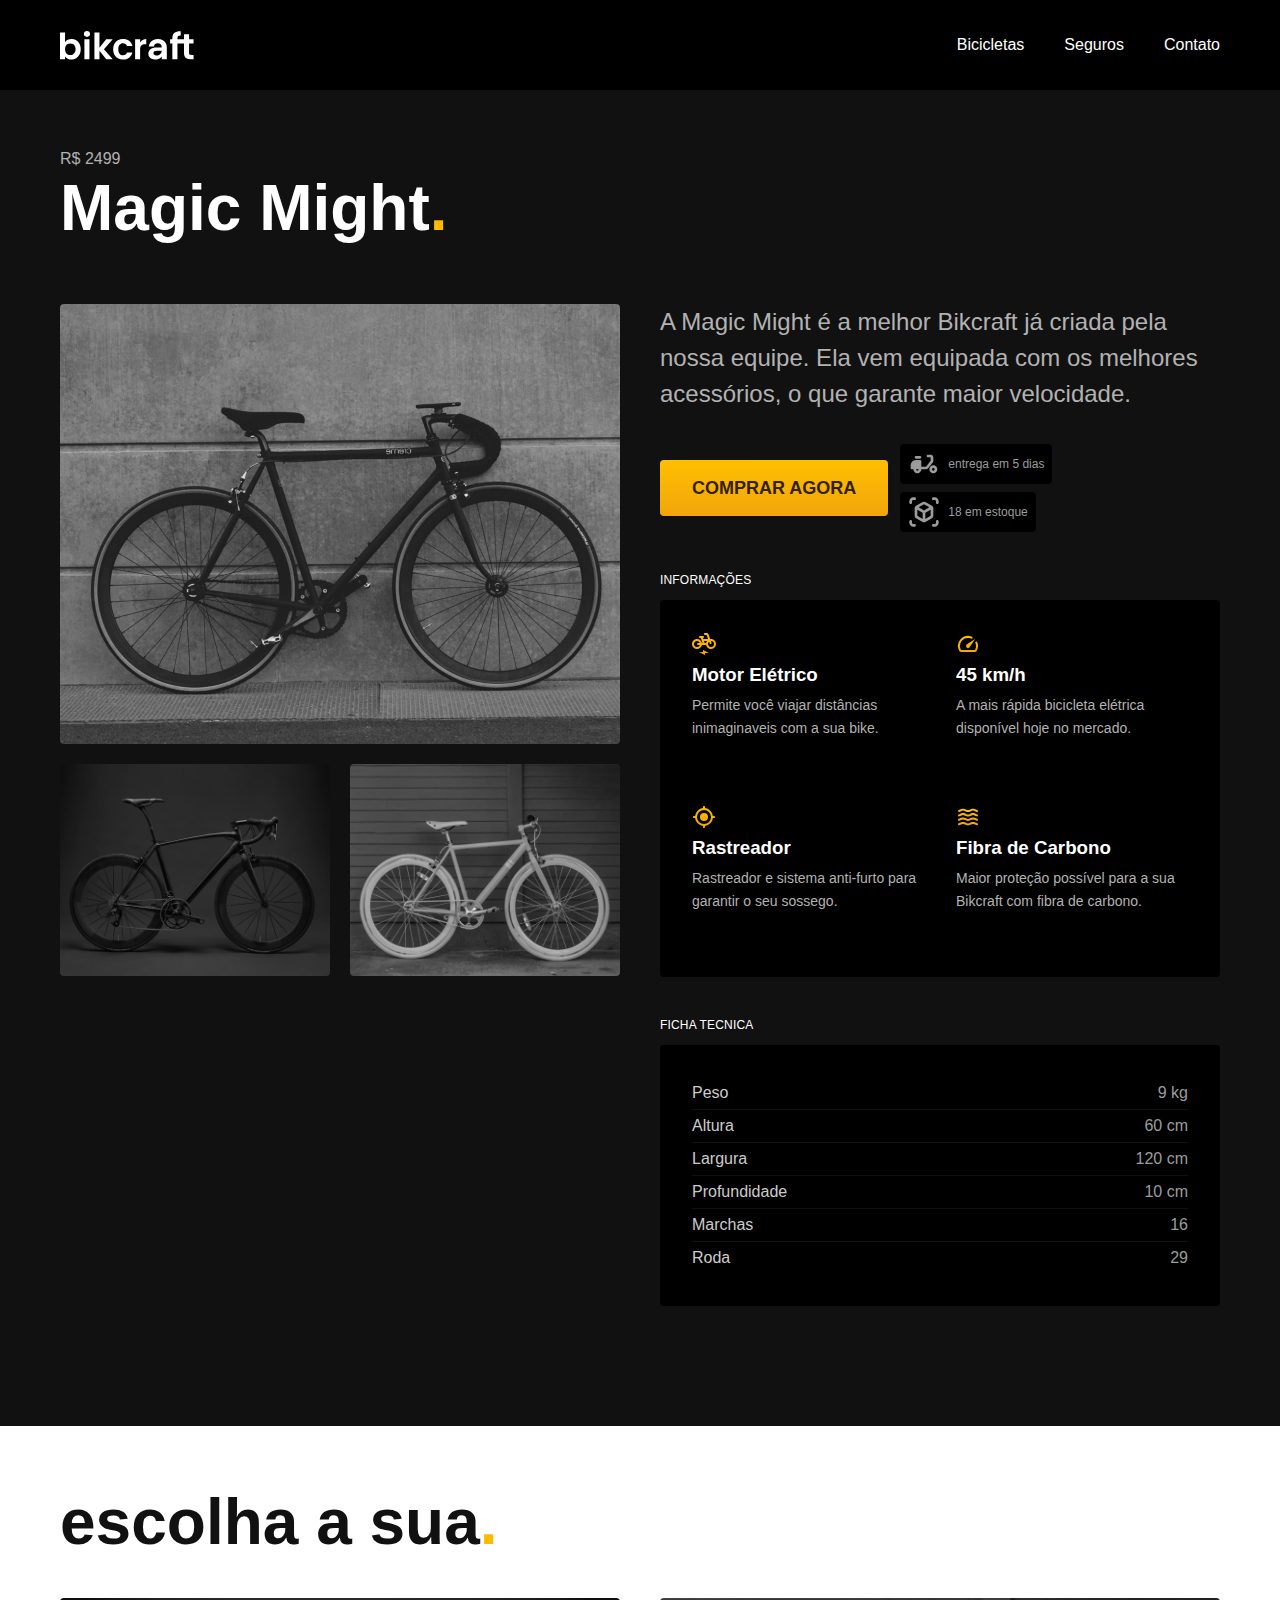
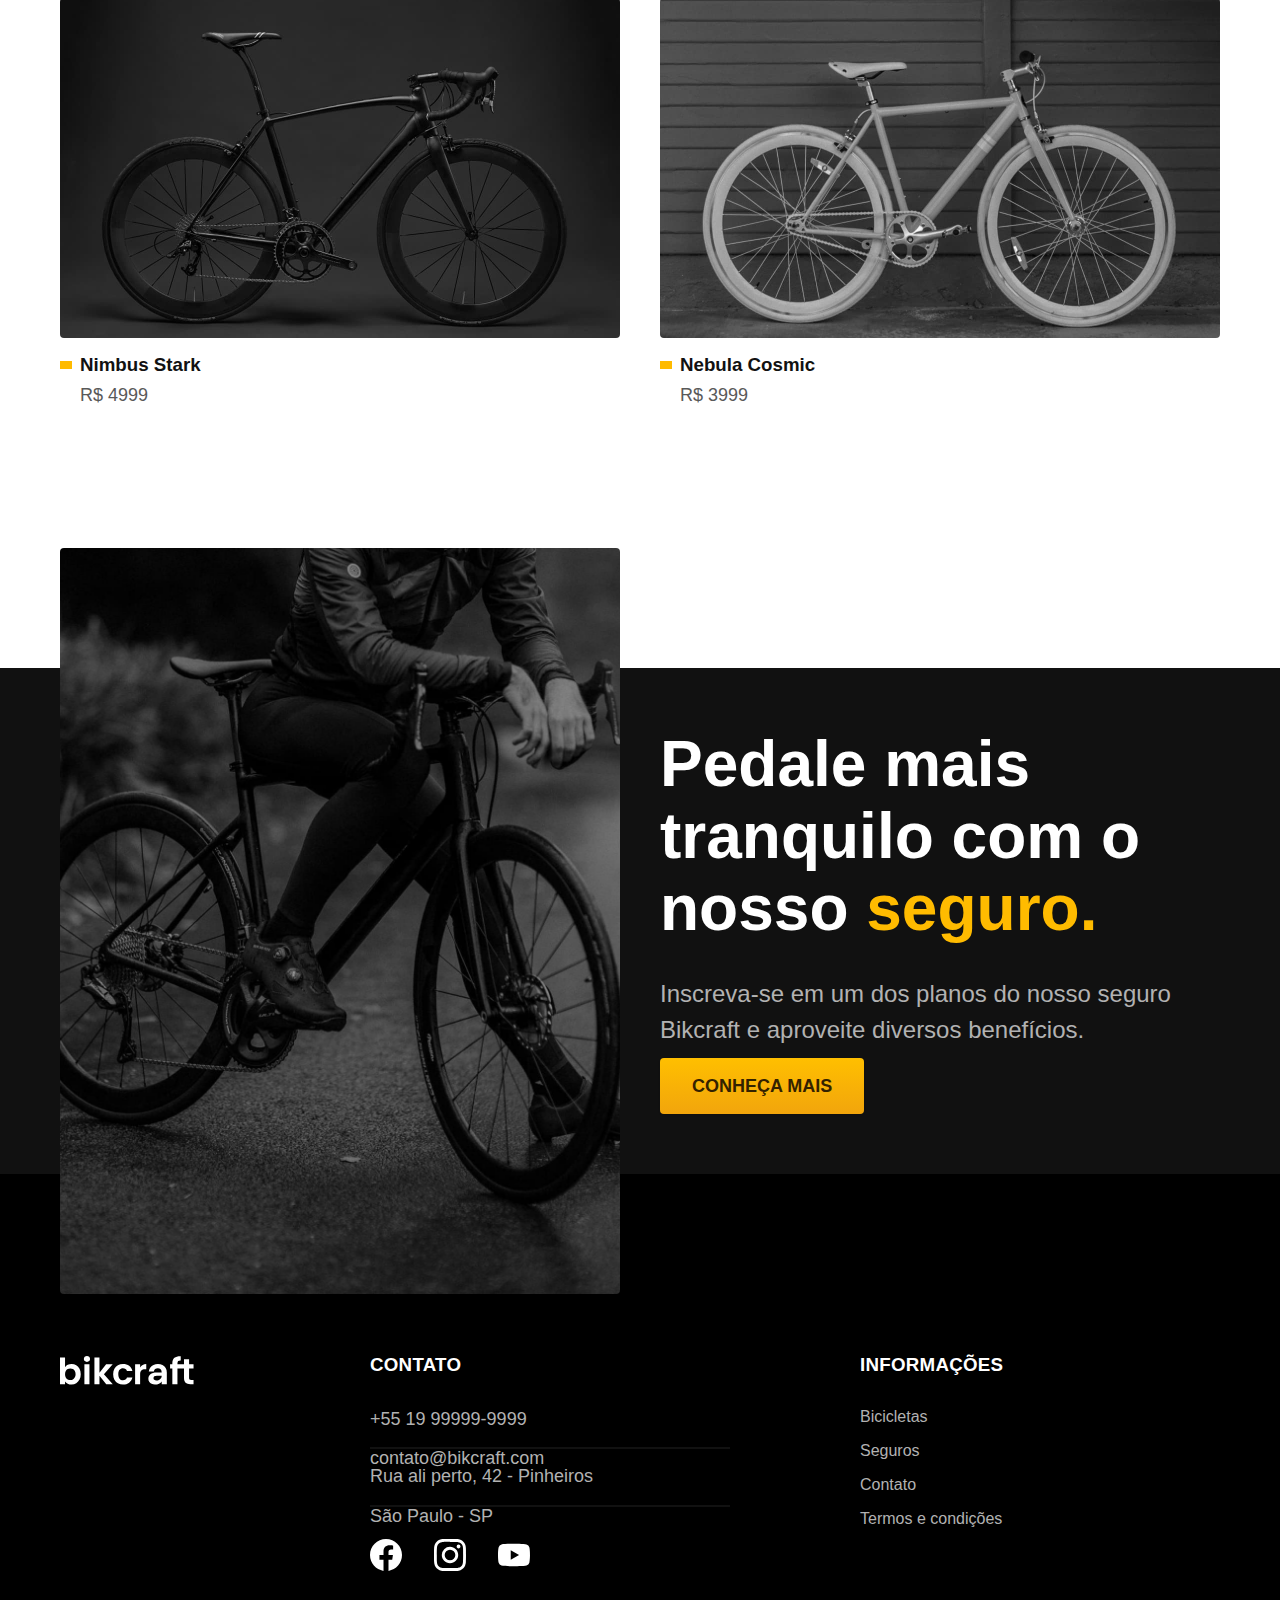
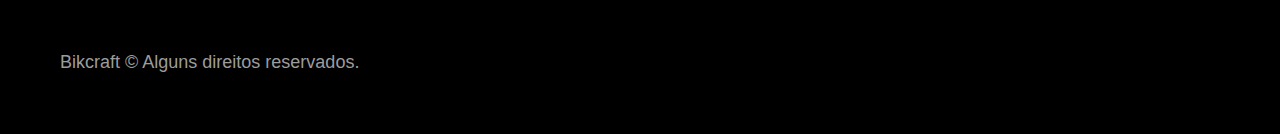
<file: bicicletas/magic.html>
<!DOCTYPE html>
<html lang="pt-br">

<head>
  <meta charset="UTF-8">
  <meta name="viewport" content="width=device-width, initial-scale=1.0">
  <title>Magic/ Bikcraft</title>
  <meta name="description" content="Termos e condições.">
  <link rel="preload" href="../css/style.css" as="style">
  <link rel="stylesheet" href="../css/style.css">
  <link rel="preconnect" href="https://fonts.googleapis.com">
  <link rel="preconnect" href="https://fonts.gstatic.com" crossorigin>
  <link href="https: //fonts.googleapis.com/css2?family=Poppins:ital,wght@0,100;0,200;0,300;0,400;0,500;0,600;0,700;0,800;0,900;1,100;1,200;1,300;1,400;1,500;1,600;1,700; 1.800;1.900&family=Roboto:ital,wght@0.100;0.300;0.400;0.500;0.700;0.900;1.100;1.300;1.400;1.500;1.700;1.900&display=swap" rel="stylesheet">
</head>

<body id="bicicleta">
  <header class="header-bg">
    <div class="header container">
      <a href="../"><img src="../img/bikcraft.svg" width="136" height="32" alt="Bikcraft"></a>
      <nav aria-label="primaria">
        <ul class="header-menu font-1-m">
          <li><a href="../bicicletas.html">Bicicletas</a></li>
          <li><a href="../seguros.html">Seguros</a></li>
          <li><a href="../contato.html">Contato</a></li>
        </ul>
      </nav>
    </div>
  </header>
  <main class="titulo-bg">
    <div>
      <div class="titulo container">
        <p class="font-2-xl cor-5">R$ 2499</p>
        <h1 class="font-1-xxl cor-0"> Magic Might<span class="cor-p1">.</span></h1>
      </div>
    </div>
    <div class="bicicleta container">
      <div class="bicicleta-imagens">
        <img src="../img/bicicleta/nimbus2.jpg" width="1120" height="680" alt="">
        <img src="../img/bicicleta/nimbus1.jpg" width="1120" height="680" alt="">
        <img src="../img/bicicleta/nimbus3.jpg" width="1120" height="680" alt="">
      </div>
      <div class="bicicleta-conteudo">
        <p class="font-2-l cor-5">A Magic Might é a melhor Bikcraft já criada pela nossa equipe. Ela vem equipada com os melhores acessórios, o que garante maior velocidade.</p>
        <div class="bicicleta-comprar">
          <a class="botao" href="../orcamento.html">comprar agora</a>
          <span class="font-1-xs cor-6">
            <img src="../img/icones/entrega.svg" width="32" height="32" alt="">entrega em 5 dias
          </span>
          <span class="font-1-xs cor-6">
            <img src="../img/icones/estoque.svg" width="32" height="32" alt="">18 em estoque
          </span>
        </div>

        <h2 class="font-1-xs cor-0">Informações</h2>
        <ul class="bicicleta-informacoes">
          <li>
            <img src="../img/icones/eletrica.svg" width="32" height="32" alt="">
            <h3 class="font-1-m cor-0">Motor Elétrico</h3>
            <p class="font-2-xs cor-5">Permite você viajar distâncias inimaginaveis com a sua bike.</p>
          </li>
          <li>
            <img src="../img/icones/velocidade.svg" width="32" height="32" alt="">
            <h3 class="font-1-m cor-0">45 km/h</h3>
            <p class="font-2-xs cor-5">A mais rápida bicicleta elétrica disponível hoje no mercado.</p>
          </li>
          <li>
            <img src="../img/icones/rastreador.svg" width="32" height="32" alt="">
            <h3 class="font-1-m cor-0">Rastreador</h3>
            <p class="font-2-xs cor-5">Rastreador e sistema anti-furto para garantir o seu sossego.</p>
          </li>
          <li>
            <img src="../img/icones/carbono.svg" width="32" height="32" alt="">
            <h3 class="font-1-m cor-0">Fibra de Carbono</h3>
            <p class="font-2-xs cor-5">Maior proteção possível para a sua Bikcraft com fibra de carbono.</p>
          </li>
        </ul>
        <h2 class="font-1-xs cor-0">Ficha tecnica</h2>
        <ul class="bicicleta-ficha font-2-s cor-4">
          <li>Peso <span>9 kg</span></li>
          <li>Altura <span>60 cm</span></li>
          <li>Largura <span>120 cm</span></li>
          <li>Profundidade <span>10 cm</span></li>
          <li>Marchas <span>16</span></li>
          <li>Roda <span>29</span></li>
        </ul>
      </div>
    </div>
  </main>

  <article class="bicicletas-lista container">
    <h2 class="font-1-xxl">escolha a sua<span class="cor-p1">.</span></h2>
    <ul>
      <li>
        <a href="./nimbus.html">
          <img src="../img/bicicletas/nimbus.jpg" width="1120" height="680" alt="Bicicleta Preta">
          <h3 class="font-1-xl">Nimbus Stark</h3>
          <span class="font-2-m cor-8">R$ 4999</span>
        </a>
      </li>
      <li>
        <a href="./nebula.html">
          <img src="../img/bicicletas/nebula.jpg" width="1120" height="680" alt="Bicicleta Preta">
          <h3 class="font-1-xl">Nebula Cosmic</h3>
          <span class="font-2-m cor-8">R$ 3999</span>
        </a>
      </li>
    </ul>
  </article>

  <article class="seguro-bg">
    <div class="seguro container">
      <div class="seguro-imagem">
        <img src="../img/fotos/seguros.jpg" width="1360" height="1512" alt="Pessoa parada em cima de uma bicicleta">
      </div>
      <div class="seguro-conteudo">
        <h2 class="font-1-xxl cor-0">Pedale mais
          tranquilo com
          o nosso <span class="cor-p1">seguro.</span></h2>
        <p class="font-2-l cor-5">Inscreva-se em um dos planos do nosso seguro Bikcraft e aproveite diversos benefícios.</p>
        <a class="botao" href="../seguros.html">Conheça Mais</a>
      </div>
    </div>
  </article>

  <footer class="footer-bg">
    <div class="footer container">
      <img src="../img/bikcraft.svg" width="136" height="32" alt="Bikcraft">
      <div class="footer-contato">
        <h3 class="font-2-l-b cor-0">Contato</h3>
        <ul class="font-2-m cor-5">
          <li><a href="tel:+5519999999999">+55 19 99999-9999</a></li>
          <li><a href="mailto:contato@bikcraft.com">contato@bikcraft.com</a></li>
          <li>Rua ali perto, 42 - Pinheiros</li>
          <li>São Paulo - SP</li>
        </ul>
        <div class="footer-redes">
          <a href="../">
            <img src="../img/redes/facebook.svg" width="32" height="32" alt="facebook">
          </a>
          <a href="../">
            <img src="../img/redes/instagram.svg" width="32" height="32" alt="instagram">
          </a>
          <a href="../">
            <img src="../img/redes/youtube.svg" width="32" height="32" alt="youtube">
          </a>
        </div>
      </div>
      <div class="footer-informacoes">
        <h3 class="font-2-l-b cor-0">Informações</h3>
        <nav>
          <ul class="font-1-m cor-5">
            <li><a href="../bicicletas.html">Bicicletas</a></li>
            <li><a href="../seguros.html">Seguros</a></li>
            <li><a href="../contato.html">Contato</a></li>
            <li><a href="../termos.html">Termos e condições</a></li>
          </ul>
        </nav>
      </div>
      <p class="footer-copy font-2-m cor-6">Bikcraft © Alguns direitos reservados.</p>
    </div>
  </footer>
</file>
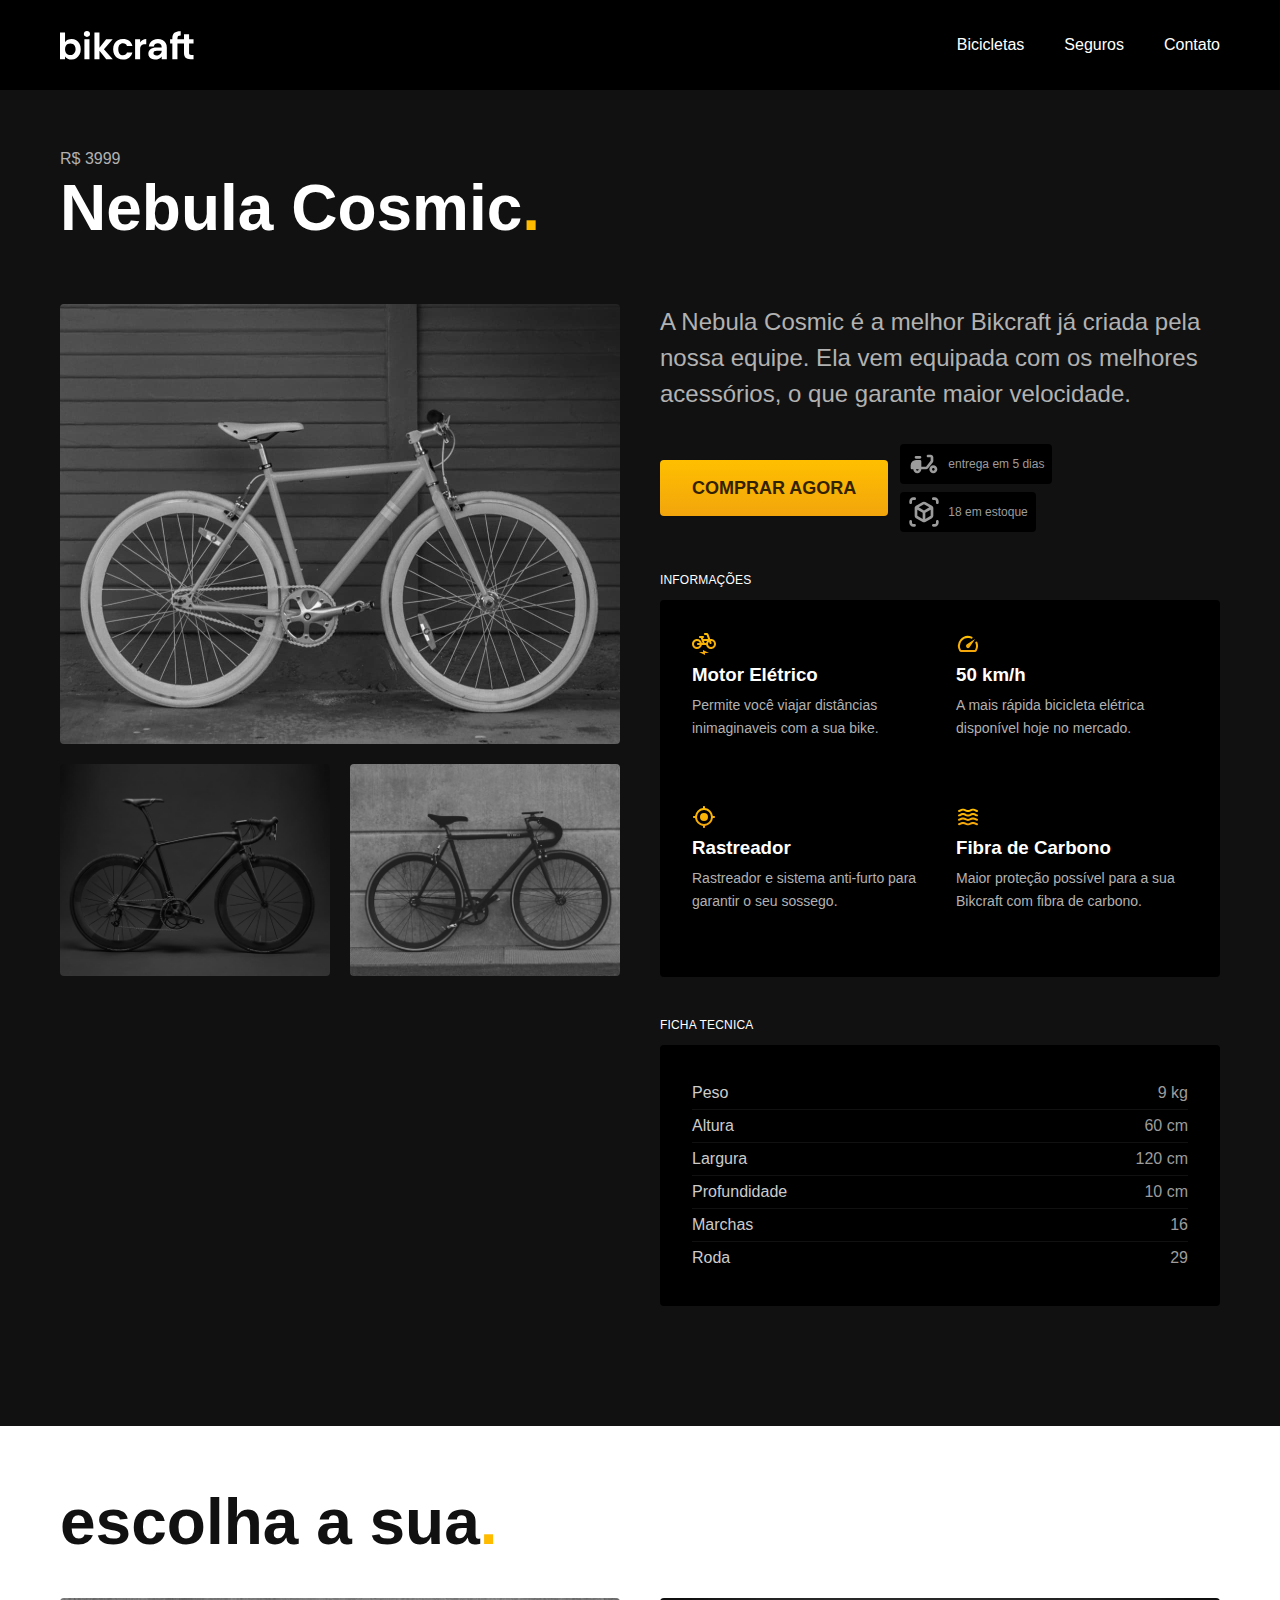
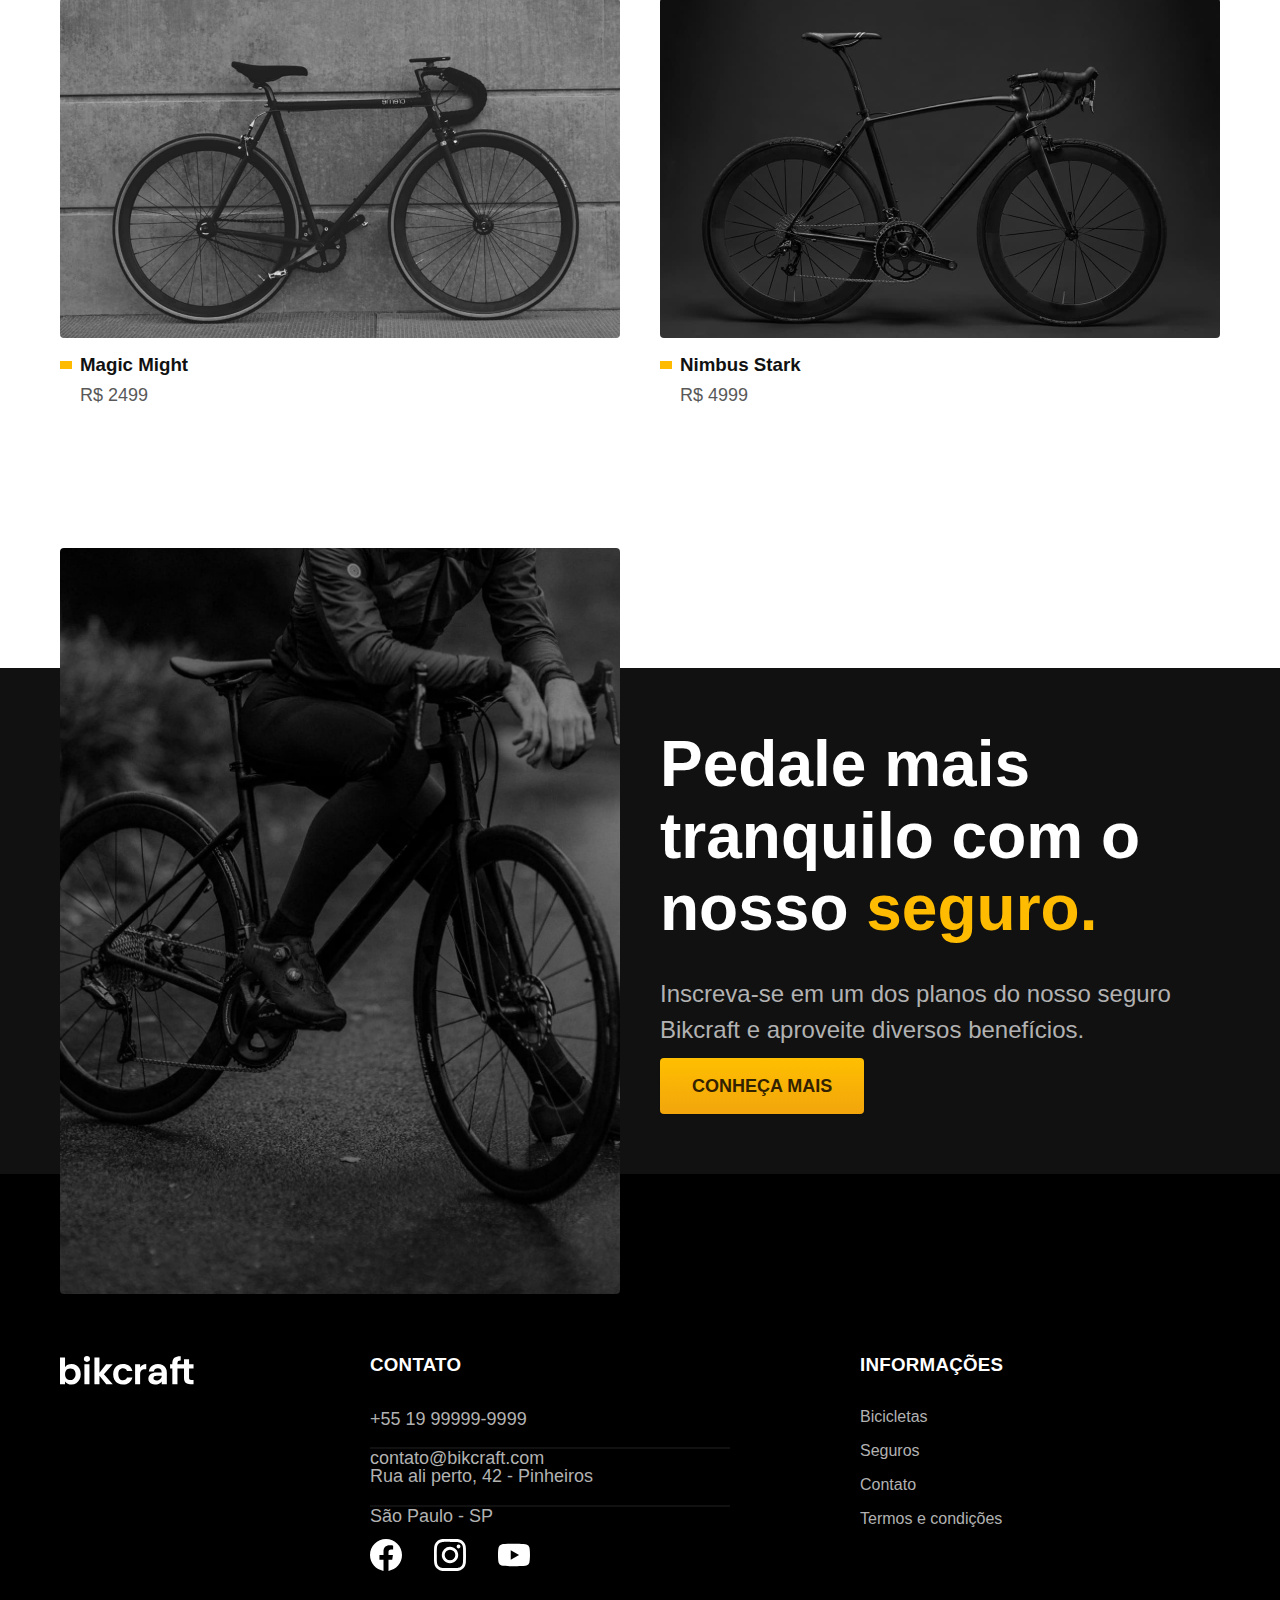
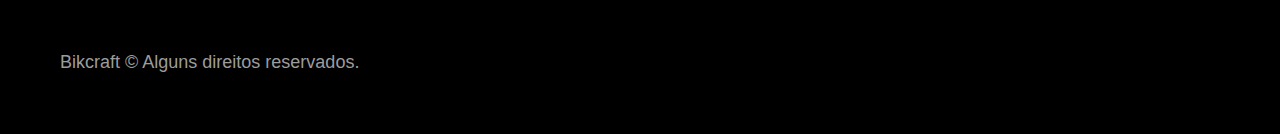
<file: bicicletas/nebula.html>
<!DOCTYPE html>
<html lang="pt-br">

<head>
  <meta charset="UTF-8">
  <meta name="viewport" content="width=device-width, initial-scale=1.0">
  <title>Nébula / Bikcraft</title>
  <meta name="description" content="Termos e condições.">
  <link rel="preload" href="../css/style.css" as="style">
  <link rel="stylesheet" href="../css/style.css">
  <link rel="preconnect" href="https://fonts.googleapis.com">
  <link rel="preconnect" href="https://fonts.gstatic.com" crossorigin>
  <link href="https: //fonts.googleapis.com/css2?family=Poppins:ital,wght@0,100;0,200;0,300;0,400;0,500;0,600;0,700;0,800;0,900;1,100;1,200;1,300;1,400;1,500;1,600;1,700; 1.800;1.900&family=Roboto:ital,wght@0.100;0.300;0.400;0.500;0.700;0.900;1.100;1.300;1.400;1.500;1.700;1.900&display=swap" rel="stylesheet">
</head>

<body id="bicicleta">
  <header class="header-bg">
    <div class="header container">
      <a href="../"><img src="../img/bikcraft.svg" width="136" height="32" alt="Bikcraft"></a>
      <nav aria-label="primaria">
        <ul class="header-menu font-1-m">
          <li><a href="../bicicletas.html">Bicicletas</a></li>
          <li><a href="../seguros.html">Seguros</a></li>
          <li><a href="../contato.html">Contato</a></li>
        </ul>
      </nav>
    </div>
  </header>
  <main class="titulo-bg">
    <div>
      <div class="titulo container">
        <p class="font-2-xl cor-5">R$ 3999</p>
        <h1 class="font-1-xxl cor-0">Nebula Cosmic<span class="cor-p1">.</span></h1>
      </div>
    </div>
    <div class="bicicleta container">
      <div class="bicicleta-imagens">
        <img src="../img/bicicleta/nimbus3.jpg" width="1120" height="880" alt="">
        <img src="../img/bicicleta/nimbus1.jpg" width="1120" height="880" alt="">
        <img src="../img/bicicleta/nimbus2.jpg" width="1120" height="880" alt="">

      </div>
      <div class="bicicleta-conteudo">
        <p class="font-2-l cor-5">A Nebula Cosmic é a melhor Bikcraft já criada pela nossa equipe. Ela vem equipada com os melhores acessórios, o que garante maior velocidade.</p>
        <div class="bicicleta-comprar">
          <a class="botao" href="../orcamento.html">comprar agora</a>
          <span class="font-1-xs cor-6">
            <img src="../img/icones/entrega.svg" width="32" height="32" alt="">entrega em 5 dias
          </span>
          <span class="font-1-xs cor-6">
            <img src="../img/icones/estoque.svg" width="32" height="32" alt="">18 em estoque
          </span>
        </div>

        <h2 class="font-1-xs cor-0">Informações</h2>
        <ul class="bicicleta-informacoes">
          <li>
            <img src="../img/icones/eletrica.svg" width="32" height="32" alt="">
            <h3 class="font-1-m cor-0">Motor Elétrico</h3>
            <p class="font-2-xs cor-5">Permite você viajar distâncias inimaginaveis com a sua bike.</p>
          </li>
          <li>
            <img src="../img/icones/velocidade.svg" width="32" height="32" alt="">
            <h3 class="font-1-m cor-0">50 km/h</h3>
            <p class="font-2-xs cor-5">A mais rápida bicicleta elétrica disponível hoje no mercado.</p>
          </li>
          <li>
            <img src="../img/icones/rastreador.svg" width="32" height="32" alt="">
            <h3 class="font-1-m cor-0">Rastreador</h3>
            <p class="font-2-xs cor-5">Rastreador e sistema anti-furto para garantir o seu sossego.</p>
          </li>
          <li>
            <img src="../img/icones/carbono.svg" width="32" height="32" alt="">
            <h3 class="font-1-m cor-0">Fibra de Carbono</h3>
            <p class="font-2-xs cor-5">Maior proteção possível para a sua Bikcraft com fibra de carbono.</p>
          </li>
        </ul>
        <h2 class="font-1-xs cor-0">Ficha tecnica</h2>
        <ul class="bicicleta-ficha font-2-s cor-4">
          <li>Peso <span>9 kg</span></li>
          <li>Altura <span>60 cm</span></li>
          <li>Largura <span>120 cm</span></li>
          <li>Profundidade <span>10 cm</span></li>
          <li>Marchas <span>16</span></li>
          <li>Roda <span>29</span></li>
        </ul>
      </div>
    </div>
  </main>

  <article class="bicicletas-lista container">
    <h2 class="font-1-xxl">escolha a sua<span class="cor-p1">.</span></h2>
    <ul>
      <li>
        <a href="./magic.html">
          <img src="../img/bicicletas/magic.jpg" width="1120" height="680" alt="Bicicleta Preta">
          <h3 class="font-1-xl">Magic Might</h3>
          <span class="font-2-m cor-8">R$ 2499</span>
        </a>
      </li>
      <li>
        <a href="./nimbus.html">
          <img src="../img/bicicletas/nimbus.jpg" width="1120" height="680" alt="Bicicleta Preta">
          <h3 class="font-1-xl">Nimbus Stark</h3>
          <span class="font-2-m cor-8">R$ 4999</span>
        </a>
      </li>
    </ul>
  </article>

  <article class="seguro-bg">
    <div class="seguro container">
      <div class="seguro-imagem">
        <img src="../img/fotos/seguros.jpg" width="1360" height="1512" alt="Pessoa parada em cima de uma bicicleta">
      </div>
      <div class="seguro-conteudo">
        <h2 class="font-1-xxl cor-0">Pedale mais
          tranquilo com
          o nosso <span class="cor-p1">seguro.</span></h2>
        <p class="font-2-l cor-5">Inscreva-se em um dos planos do nosso seguro Bikcraft e aproveite diversos benefícios.</p>
        <a class="botao" href="../seguros.html">Conheça Mais</a>
      </div>
    </div>
  </article>

  <footer class="footer-bg">
    <div class="footer container">
      <img src="../img/bikcraft.svg" width="136" height="32" alt="Bikcraft">
      <div class="footer-contato">
        <h3 class="font-2-l-b cor-0">Contato</h3>
        <ul class="font-2-m cor-5">
          <li><a href="tel:+5519999999999">+55 19 99999-9999</a></li>
          <li><a href="mailto:contato@bikcraft.com">contato@bikcraft.com</a></li>
          <li>Rua ali perto, 42 - Pinheiros</li>
          <li>São Paulo - SP</li>
        </ul>
        <div class="footer-redes">
          <a href="../">
            <img src="../img/redes/facebook.svg" width="32" height="32" alt="facebook">
          </a>
          <a href="../">
            <img src="../img/redes/instagram.svg" width="32" height="32" alt="instagram">
          </a>
          <a href="../">
            <img src="../img/redes/youtube.svg" width="32" height="32" alt="youtube">
          </a>
        </div>
      </div>
      <div class="footer-informacoes">
        <h3 class="font-2-l-b cor-0">Informações</h3>
        <nav>
          <ul class="font-1-m cor-5">
            <li><a href="../bicicletas.html">Bicicletas</a></li>
            <li><a href="../seguros.html">Seguros</a></li>
            <li><a href="../contato.html">Contato</a></li>
            <li><a href="../termos.html">Termos e condições</a></li>
          </ul>
        </nav>
      </div>
      <p class="footer-copy font-2-m cor-6">Bikcraft © Alguns direitos reservados.</p>
    </div>
  </footer>
</file>
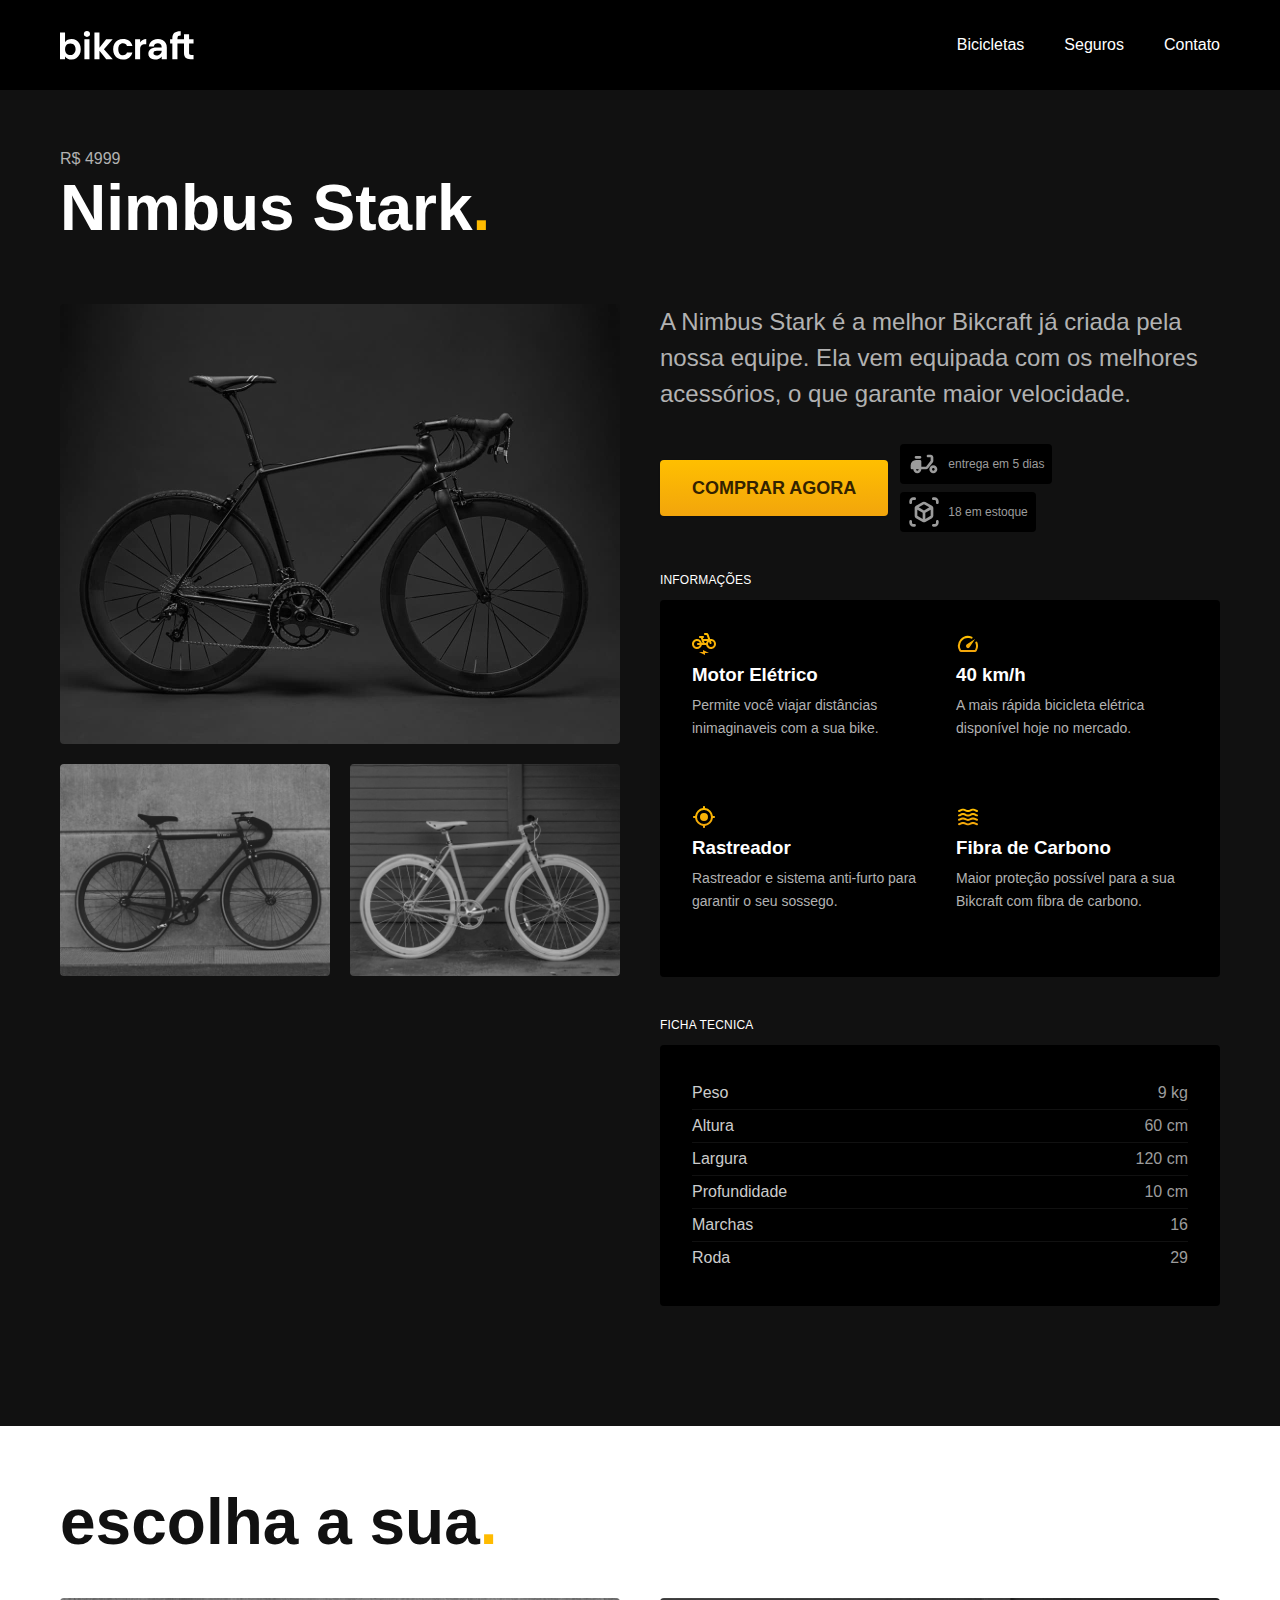
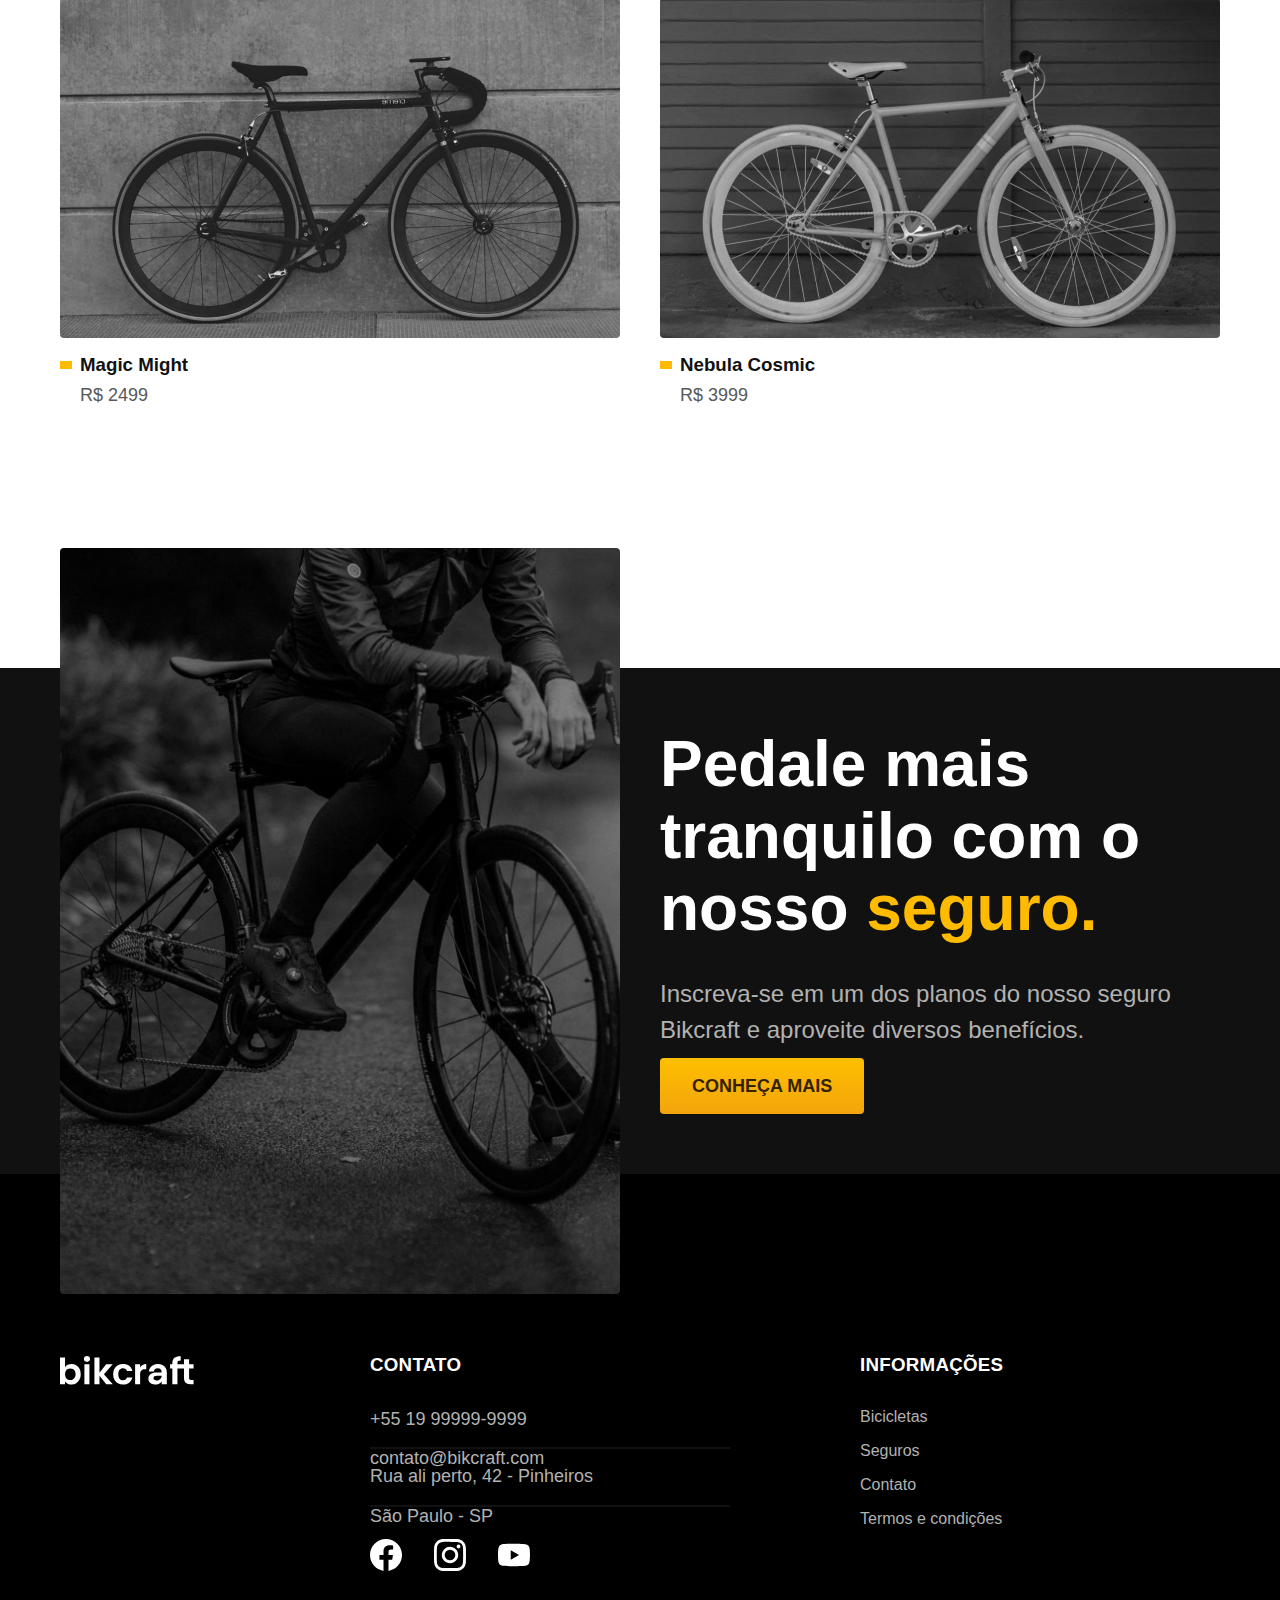
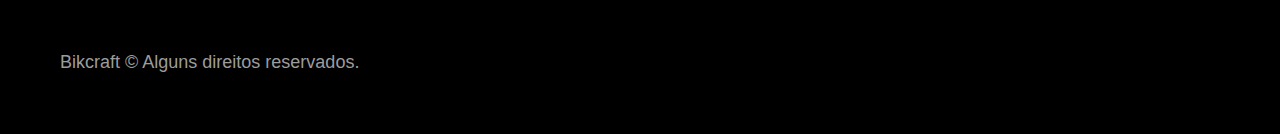
<file: bicicletas/nimbus.html>
<!DOCTYPE html>
<html lang="pt-br">

<head>
  <meta charset="UTF-8">
  <meta name="viewport" content="width=device-width, initial-scale=1.0">
  <title>Nimbus / Bikcraft</title>
  <meta name="description" content="Termos e condições.">
  <link rel="preload" href="../css/style.css" as="style">
  <link rel="stylesheet" href="../css/style.css">
  <link rel="preconnect" href="https://fonts.googleapis.com">
  <link rel="preconnect" href="https://fonts.gstatic.com" crossorigin>
  <link href="https: //fonts.googleapis.com/css2?family=Poppins:ital,wght@0,100;0,200;0,300;0,400;0,500;0,600;0,700;0,800;0,900;1,100;1,200;1,300;1,400;1,500;1,600;1,700; 1.800;1.900&family=Roboto:ital,wght@0.100;0.300;0.400;0.500;0.700;0.900;1.100;1.300;1.400;1.500;1.700;1.900&display=swap" rel="stylesheet">
</head>

<body id="bicicleta">
  <header class="header-bg">
    <div class="header container">
      <a href="../"><img src="../img/bikcraft.svg" width="136" height="32" alt="Bikcraft"></a>
      <nav aria-label="primaria">
        <ul class="header-menu font-1-m">
          <li><a href="../bicicletas.html">Bicicletas</a></li>
          <li><a href="../seguros.html">Seguros</a></li>
          <li><a href="../contato.html">Contato</a></li>
        </ul>
      </nav>
    </div>
  </header>
  <main class="titulo-bg">
    <div>
      <div class="titulo container">
        <p class="font-2-xl cor-5">R$ 4999</p>
        <h1 class="font-1-xxl cor-0">Nimbus Stark<span class="cor-p1">.</span></h1>
      </div>
    </div>
    <div class="bicicleta container">
      <div class="bicicleta-imagens">
        <img src="../img/bicicleta/nimbus1.jpg" width="1120" height="880" alt="">
        <img src="../img/bicicleta/nimbus2.jpg" width="1120" height="880" alt="">
        <img src="../img/bicicleta/nimbus3.jpg" width="1120" height="880" alt="">
      </div>
      <div class="bicicleta-conteudo">
        <p class="font-2-l cor-5">A Nimbus Stark é a melhor Bikcraft já criada pela nossa equipe. Ela vem equipada com os melhores acessórios, o que garante maior velocidade.</p>
        <div class="bicicleta-comprar">
          <a class="botao" href="../orcamento.html">comprar agora</a>
          <span class="font-1-xs cor-6">
            <img src="../img/icones/entrega.svg" width="32" height="32" alt="">entrega em 5 dias
          </span>
          <span class="font-1-xs cor-6">
            <img src="../img/icones/estoque.svg" width="32" height="32" alt="">18 em estoque
          </span>
        </div>

        <h2 class="font-1-xs cor-0">Informações</h2>
        <ul class="bicicleta-informacoes">
          <li>
            <img src="../img/icones/eletrica.svg" width="32" height="32" alt="">
            <h3 class="font-1-m cor-0">Motor Elétrico</h3>
            <p class="font-2-xs cor-5">Permite você viajar distâncias inimaginaveis com a sua bike.</p>
          </li>
          <li>
            <img src="../img/icones/velocidade.svg" width="32" height="32" alt="">
            <h3 class="font-1-m cor-0">40 km/h</h3>
            <p class="font-2-xs cor-5">A mais rápida bicicleta elétrica disponível hoje no mercado.</p>
          </li>
          <li>
            <img src="../img/icones/rastreador.svg" width="32" height="32" alt="">
            <h3 class="font-1-m cor-0">Rastreador</h3>
            <p class="font-2-xs cor-5">Rastreador e sistema anti-furto para garantir o seu sossego.</p>
          </li>
          <li>
            <img src="../img/icones/carbono.svg" width="32" height="32" alt="">
            <h3 class="font-1-m cor-0">Fibra de Carbono</h3>
            <p class="font-2-xs cor-5">Maior proteção possível para a sua Bikcraft com fibra de carbono.</p>
          </li>
        </ul>
        <h2 class="font-1-xs cor-0">Ficha tecnica</h2>
        <ul class="bicicleta-ficha font-2-s cor-4">
          <li>Peso <span>9 kg</span></li>
          <li>Altura <span>60 cm</span></li>
          <li>Largura <span>120 cm</span></li>
          <li>Profundidade <span>10 cm</span></li>
          <li>Marchas <span>16</span></li>
          <li>Roda <span>29</span></li>
        </ul>
      </div>
    </div>
  </main>

  <article class="bicicletas-lista container">
    <h2 class="font-1-xxl">escolha a sua<span class="cor-p1">.</span></h2>
    <ul>
      <li>
        <a href="./magic.html">
          <img src="../img/bicicletas/magic.jpg" width="1120" height="680" alt="Bicicleta Preta">
          <h3 class="font-1-xl">Magic Might</h3>
          <span class="font-2-m cor-8">R$ 2499</span>
        </a>
      </li>
      <li>
        <a href="./nebula.html">
          <img src="../img/bicicletas/nebula.jpg" width="1120" height="680" alt="Bicicleta Preta">
          <h3 class="font-1-xl">Nebula Cosmic</h3>
          <span class="font-2-m cor-8">R$ 3999</span>
        </a>
      </li>
    </ul>
  </article>

  <article class="seguro-bg">
    <div class="seguro container">
      <div class="seguro-imagem">
        <img src="../img/fotos/seguros.jpg" width="1360" height="1512" alt="Pessoa parada em cima de uma bicicleta">
      </div>
      <div class="seguro-conteudo">
        <h2 class="font-1-xxl cor-0">Pedale mais
          tranquilo com
          o nosso <span class="cor-p1">seguro.</span></h2>
        <p class="font-2-l cor-5">Inscreva-se em um dos planos do nosso seguro Bikcraft e aproveite diversos benefícios.</p>
        <a class="botao" href="../seguros.html">Conheça Mais</a>
      </div>
    </div>
  </article>

  <footer class="footer-bg">
    <div class="footer container">
      <img src="../img/bikcraft.svg" width="136" height="32" alt="Bikcraft">
      <div class="footer-contato">
        <h3 class="font-2-l-b cor-0">Contato</h3>
        <ul class="font-2-m cor-5">
          <li><a href="tel:+5519999999999">+55 19 99999-9999</a></li>
          <li><a href="mailto:contato@bikcraft.com">contato@bikcraft.com</a></li>
          <li>Rua ali perto, 42 - Pinheiros</li>
          <li>São Paulo - SP</li>
        </ul>
        <div class="footer-redes">
          <a href="../">
            <img src="../img/redes/facebook.svg" width="32" height="32" alt="facebook">
          </a>
          <a href="../">
            <img src="../img/redes/instagram.svg" width="32" height="32" alt="instagram">
          </a>
          <a href="../">
            <img src="../img/redes/youtube.svg" width="32" height="32" alt="youtube">
          </a>
        </div>
      </div>
      <div class="footer-informacoes">
        <h3 class="font-2-l-b cor-0">Informações</h3>
        <nav>
          <ul class="font-1-m cor-5">
            <li><a href="../bicicletas.html">Bicicletas</a></li>
            <li><a href="../seguros.html">Seguros</a></li>
            <li><a href="../contato.html">Contato</a></li>
            <li><a href="../termos.html">Termos e condições</a></li>
          </ul>
        </nav>
      </div>
      <p class="footer-copy font-2-m cor-6">Bikcraft © Alguns direitos reservados.</p>
    </div>
  </footer>
</file>
<file: css/style.css>
@import "./global/global.css";
@import "./utilidades/tipografia.css";
@import "./utilidades/cores.css";
@import "./global/header.css";
@import "./global/footer.css";

/*utilidades*/
@import "./utilidades/componentes.css";
@import "./utilidades/formulario.css";

/*introducao*/
@import "./home/tecnologia.css";
@import "./home/parceiros.css";
@import "./home/introducao.css";
@import "./home/depoimento.css";

/*Bicicletas*/
@import "./bicicletas/bicicletas-lista.css";
@import "./bicicletas/bicicletas.css";

/*Bicicleta*/
@import "./bicicleta/bicicleta.css";
@import "./bicicleta/seguro.css";

/*Seguros*/
@import "./seguros/seguros.css";
@import "./seguros/vantagens.css";
@import "./seguros/perguntas.css";

/*termos*/
@import "./termos/termos.css";

/*Contato*/
@import "./contato/contato.css";
@import "./contato/loja.css";

/*orcamentos*/
@import "./orcamento/orcamento.css";
</file>
